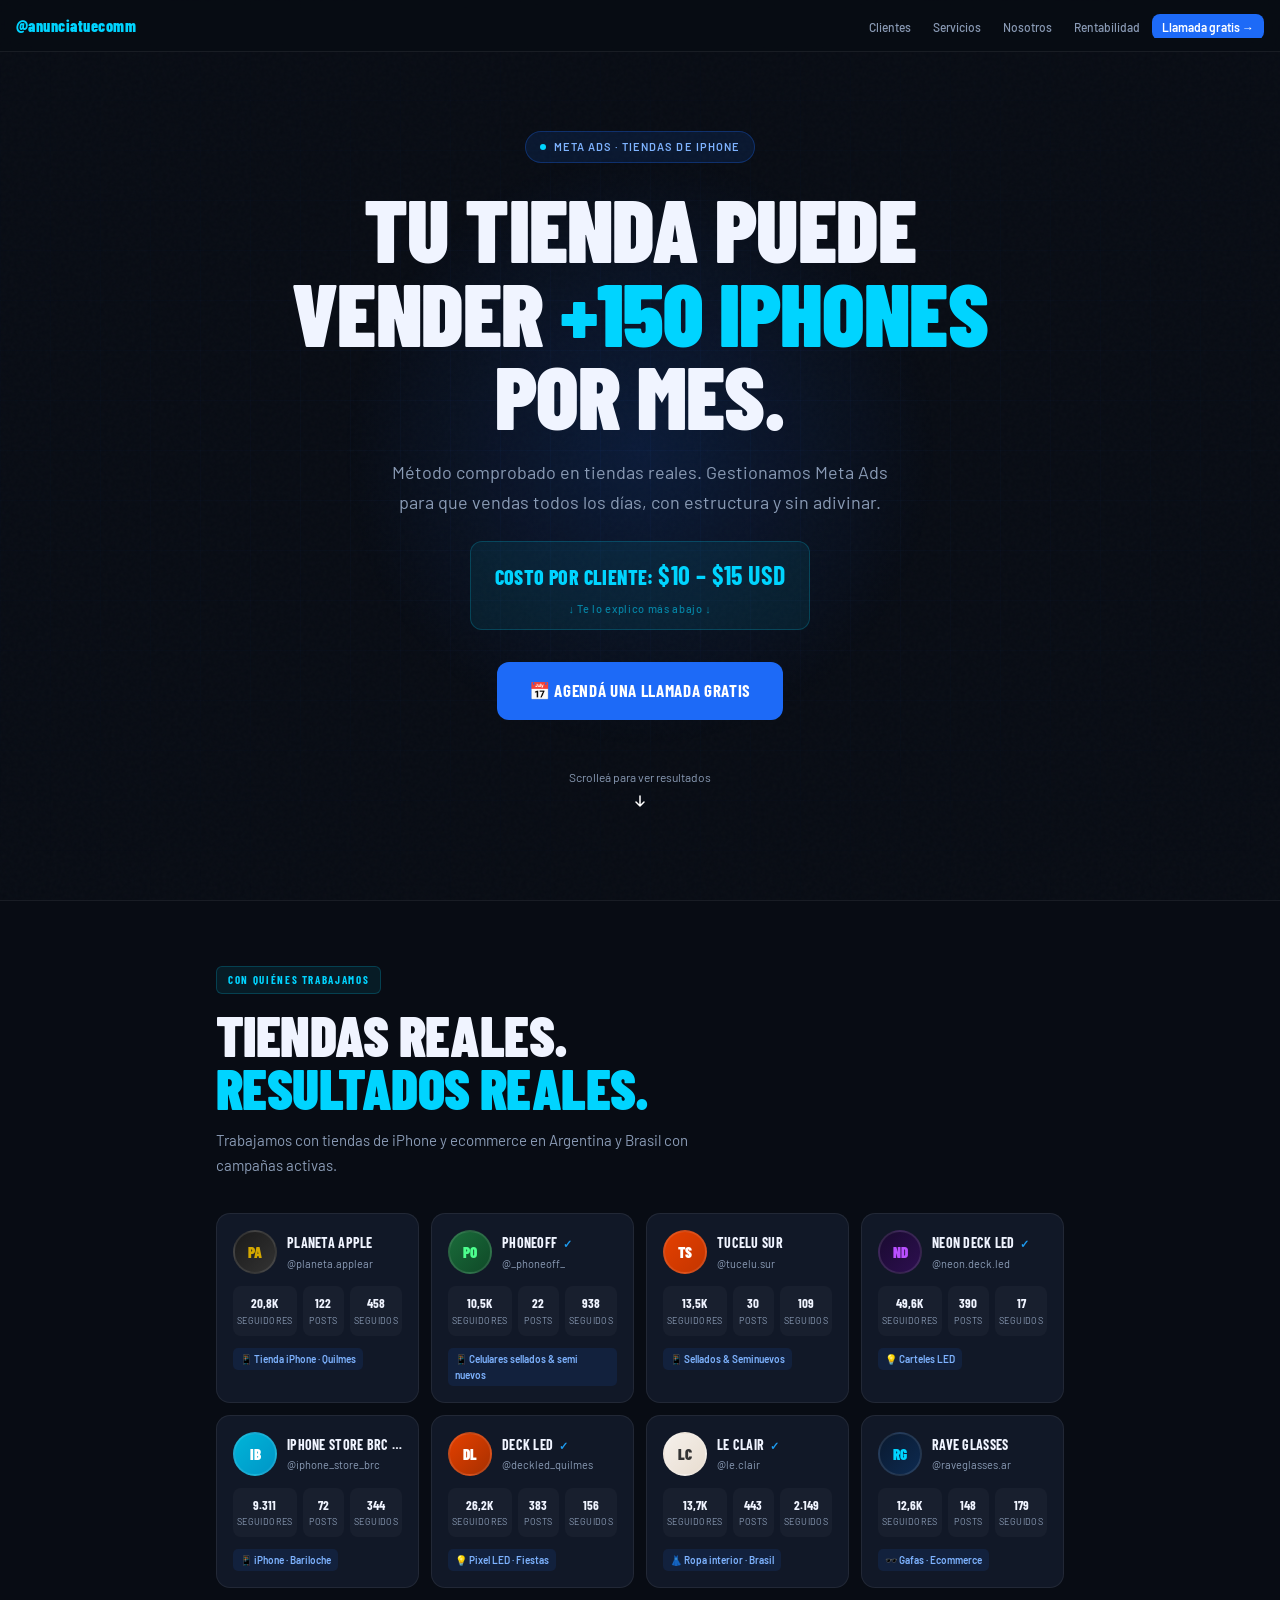
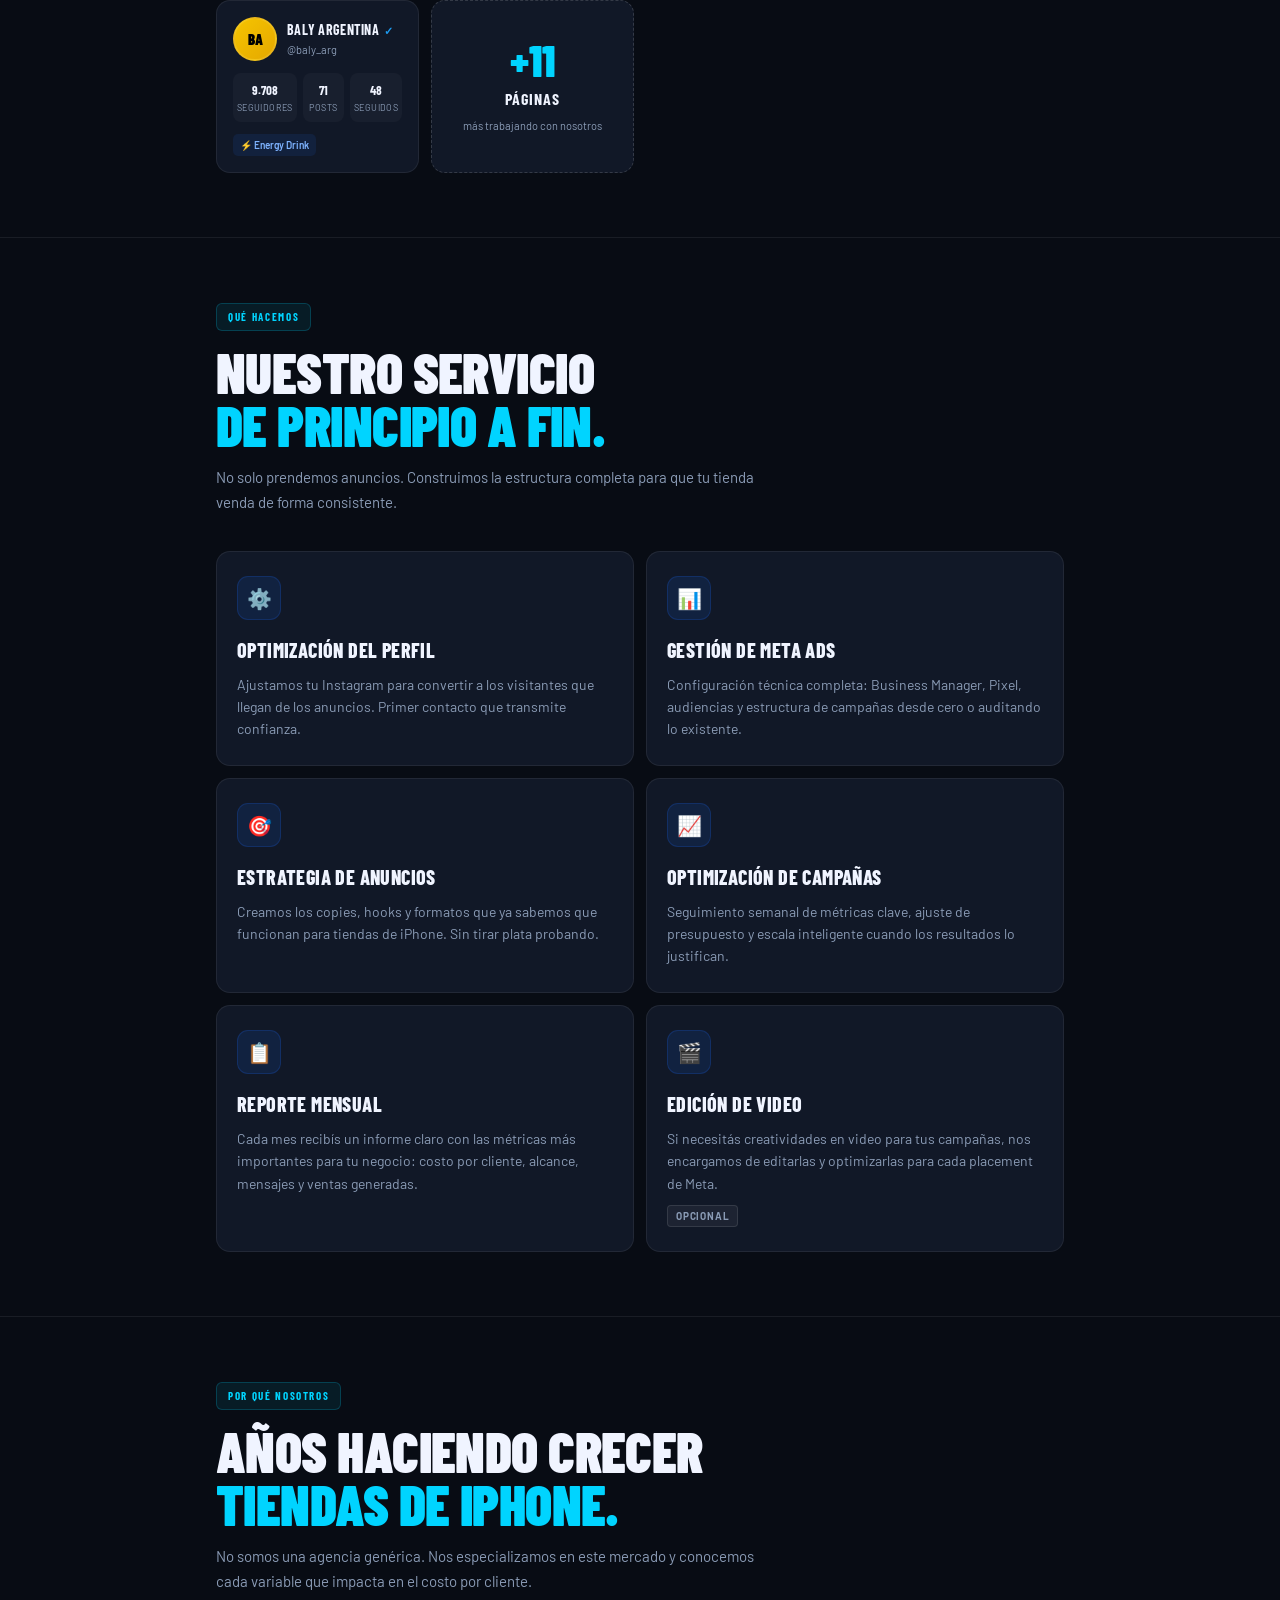
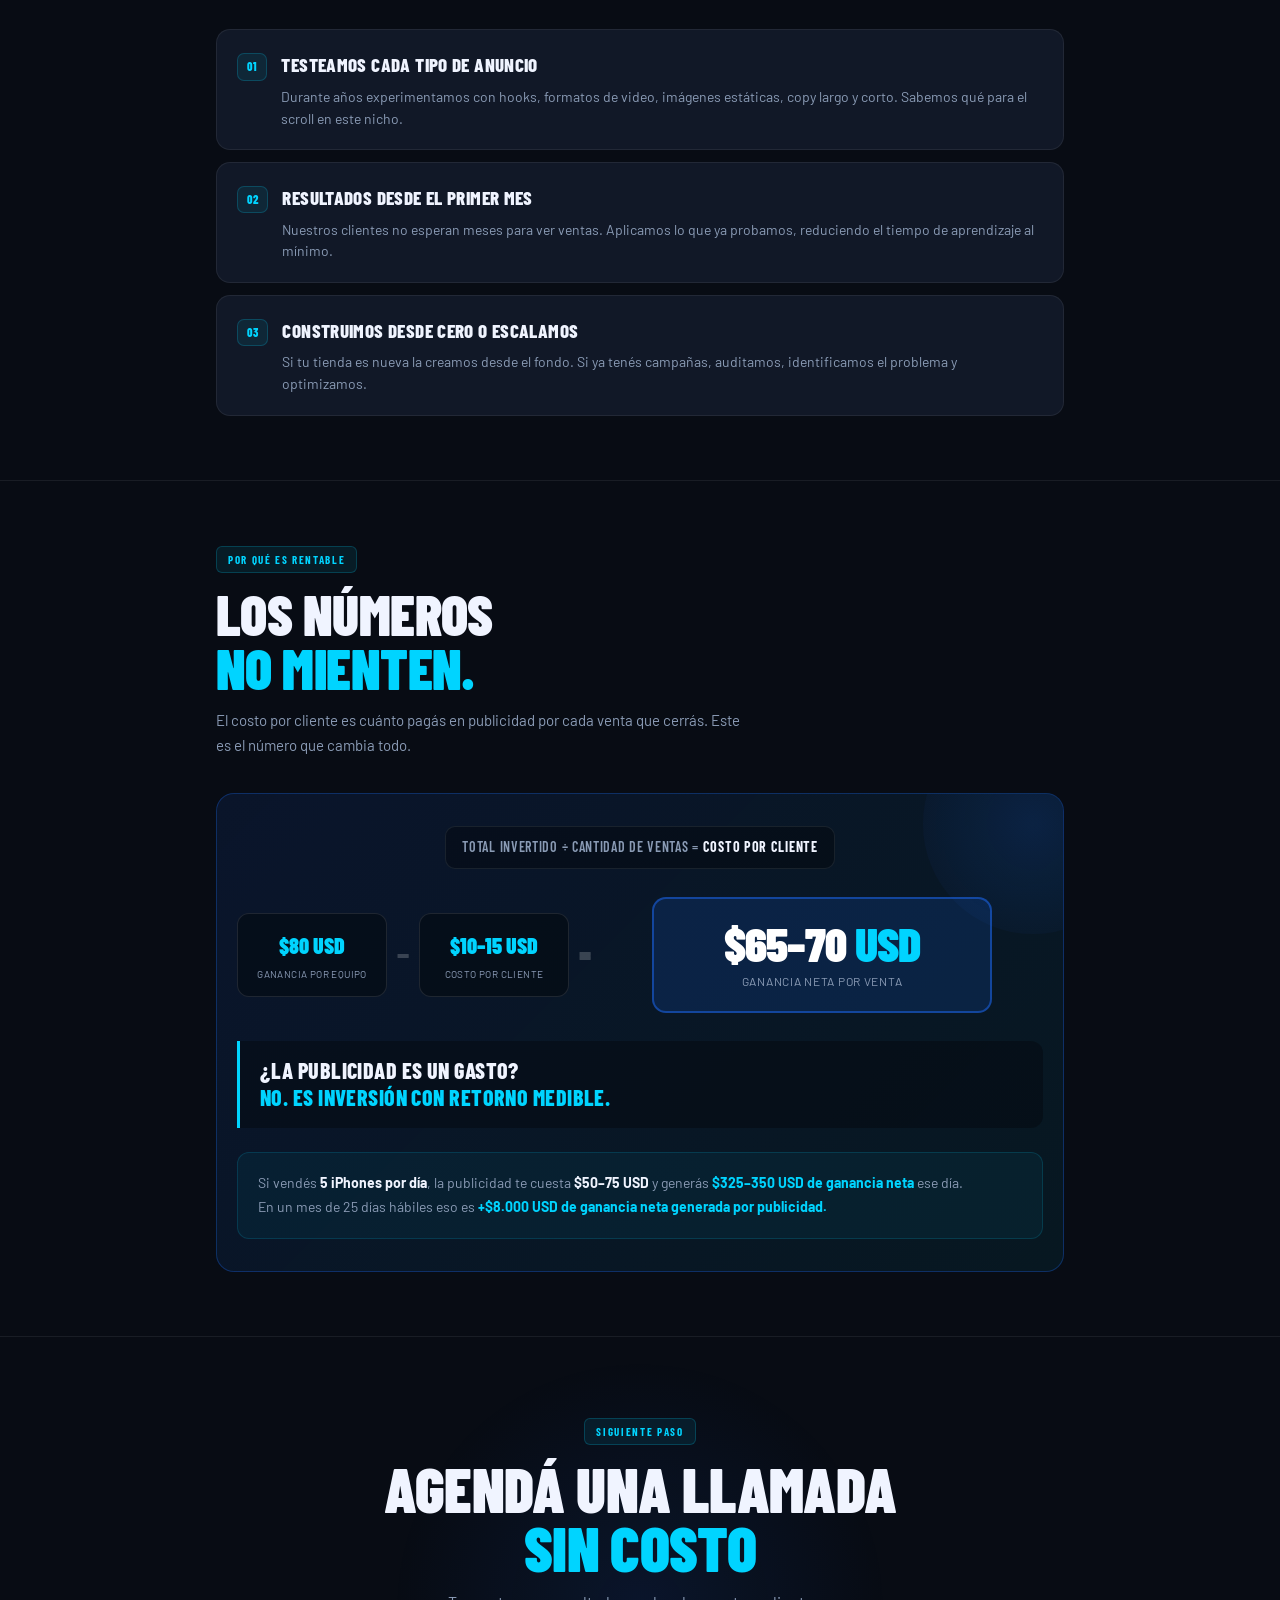
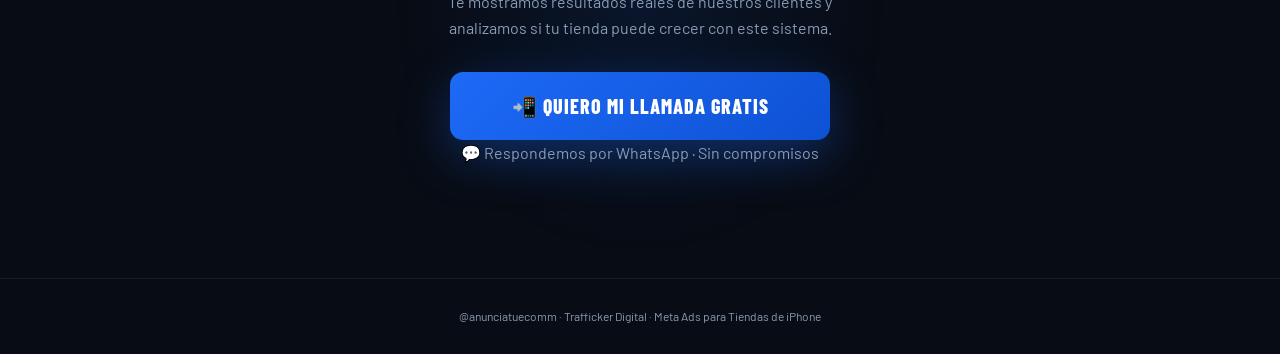
<file: index.html>
<!DOCTYPE html>
<html lang="es">
<head>
<meta charset="UTF-8">
<meta name="viewport" content="width=device-width, initial-scale=1.0">
<title>Meta Ads para Tiendas de iPhone · @anunciatuecomm</title>
<link rel="preconnect" href="https://fonts.googleapis.com">
<link href="https://fonts.googleapis.com/css2?family=Barlow+Condensed:wght@600;700;800;900&family=Barlow:wght@400;500;600&display=swap" rel="stylesheet">
<link rel="stylesheet" href="style.css">
</head>
<body>

<!-- ── NAVBAR ── -->
<nav>
  <a href="#hero" class="nav-logo">@anunciatuecomm</a>
  <ul class="nav-links">
    <li><a href="#clientes">Clientes</a></li>
    <li><a href="#servicios">Servicios</a></li>
    <li><a href="#nosotros">Nosotros</a></li>
    <li><a href="#rentable">Rentabilidad</a></li>
    <li><a href="https://wa.me/5491155769711?text=Hola,+quiero+agendar+una+llamada" class="nav-cta">Llamada gratis →</a></li>
  </ul>
</nav>

<!-- ── HERO ── -->
<section class="hero" id="hero">
  <div class="hero-grid"></div>
  <div class="hero-glow"></div>
  <div style="position:relative;z-index:1;max-width:700px;width:100%;">
    <div class="label"><span class="dot"></span> Meta Ads · Tiendas de iPhone</div>
    <h1>
      Tu tienda puede<br>
      vender <span class="cyan">+150 iPhones</span><br>
      por mes.
    </h1>
    <p class="hero-sub">
      Método comprobado en tiendas reales. Gestionamos Meta Ads para que vendas todos los días, con estructura y sin adivinar.
    </p>
    <div class="hero-metric">
      <div class="top">Costo por cliente: <strong>$10 – $15 USD</strong></div>
      <div class="bottom">↓ Te lo explico más abajo ↓</div>
    </div>
    <br>
    <a href="https://wa.me/5491155769711?text=Hola,+vi+tu+landing+y+quiero+saber+más+sobre+Meta+Ads+para+tienda+de+iPhone" class="cta-btn">
      📅 Agendá una llamada gratis
    </a>
    <div class="scroll-hint">
      <span>Scrolleá para ver resultados</span>
      <svg width="16" height="16" viewBox="0 0 16 16" fill="none"><path d="M8 3v10M4 9l4 4 4-4" stroke="#fff" stroke-width="1.5" stroke-linecap="round" stroke-linejoin="round"/></svg>
    </div>
  </div>
</section>

<div class="divider"></div>

<!-- ── CLIENTES ── -->
<section id="clientes">
  <div class="container">
    <span class="section-tag">Con quiénes trabajamos</span>
    <h2>Tiendas reales.<br><span class="cyan">Resultados reales.</span></h2>
    <p class="section-desc">Trabajamos con tiendas de iPhone y ecommerce en Argentina y Brasil con campañas activas.</p>

    <div class="clients-grid">

      <a class="client-card" href="https://www.instagram.com/planeta.applear/" target="_blank" rel="noopener">
        <div class="client-top">
          <div class="avatar-placeholder" style="background:linear-gradient(135deg,#1a1a1a,#333);color:#d4a800;">PA</div>
          <div class="client-info">
            <div class="client-name">Planeta Apple</div>
            <div class="client-handle">@planeta.applear</div>
          </div>
        </div>
        <div class="client-stats">
          <div class="stat"><div class="stat-val">20,8K</div><div class="stat-lbl">Seguidores</div></div>
          <div class="stat"><div class="stat-val">122</div><div class="stat-lbl">Posts</div></div>
          <div class="stat"><div class="stat-val">458</div><div class="stat-lbl">Seguidos</div></div>
        </div>
        <div class="client-niche">📱 Tienda iPhone · Quilmes</div>
      </a>

      <a class="client-card" href="https://www.instagram.com/_phoneoff_" target="_blank" rel="noopener">
        <div class="client-top">
          <div class="avatar-placeholder" style="background:linear-gradient(135deg,#1a6b3a,#0f4a28);color:#4dff8e;">PO</div>
          <div class="client-info">
            <div class="client-name">PhoneOff <span class="verified">✓</span></div>
            <div class="client-handle">@_phoneoff_</div>
          </div>
        </div>
        <div class="client-stats">
          <div class="stat"><div class="stat-val">10,5K</div><div class="stat-lbl">Seguidores</div></div>
          <div class="stat"><div class="stat-val">22</div><div class="stat-lbl">Posts</div></div>
          <div class="stat"><div class="stat-val">938</div><div class="stat-lbl">Seguidos</div></div>
        </div>
        <div class="client-niche">📱 Celulares sellados & semi nuevos</div>
      </a>

      <a class="client-card" href="https://www.instagram.com/tucelu.sur" target="_blank" rel="noopener">
        <div class="client-top">
          <div class="avatar-placeholder" style="background:linear-gradient(135deg,#e44000,#c43500);color:#fff;">TS</div>
          <div class="client-info">
            <div class="client-name">Tucelu Sur</div>
            <div class="client-handle">@tucelu.sur</div>
          </div>
        </div>
        <div class="client-stats">
          <div class="stat"><div class="stat-val">13,5K</div><div class="stat-lbl">Seguidores</div></div>
          <div class="stat"><div class="stat-val">30</div><div class="stat-lbl">Posts</div></div>
          <div class="stat"><div class="stat-val">109</div><div class="stat-lbl">Seguidos</div></div>
        </div>
        <div class="client-niche">📱 Sellados & Seminuevos</div>
      </a>

      <a class="client-card" href="https://www.instagram.com/neon.deck.led" target="_blank" rel="noopener">
        <div class="client-top">
          <div class="avatar-placeholder" style="background:linear-gradient(135deg,#1a0a30,#2d0f50);color:#b94fff;">ND</div>
          <div class="client-info">
            <div class="client-name">Neon Deck Led <span class="verified">✓</span></div>
            <div class="client-handle">@neon.deck.led</div>
          </div>
        </div>
        <div class="client-stats">
          <div class="stat"><div class="stat-val">49,6K</div><div class="stat-lbl">Seguidores</div></div>
          <div class="stat"><div class="stat-val">390</div><div class="stat-lbl">Posts</div></div>
          <div class="stat"><div class="stat-val">17</div><div class="stat-lbl">Seguidos</div></div>
        </div>
        <div class="client-niche">💡 Carteles LED</div>
      </a>

      <a class="client-card" href="https://www.instagram.com/iphone_store_brc/" target="_blank" rel="noopener">
        <div class="client-top">
          <div class="avatar-placeholder" style="background:linear-gradient(135deg,#00b4d8,#0096c7);color:#fff;">IB</div>
          <div class="client-info">
            <div class="client-name">iPhone Store BRC <span class="verified">✓</span></div>
            <div class="client-handle">@iphone_store_brc</div>
          </div>
        </div>
        <div class="client-stats">
          <div class="stat"><div class="stat-val">9.311</div><div class="stat-lbl">Seguidores</div></div>
          <div class="stat"><div class="stat-val">72</div><div class="stat-lbl">Posts</div></div>
          <div class="stat"><div class="stat-val">344</div><div class="stat-lbl">Seguidos</div></div>
        </div>
        <div class="client-niche">📱 iPhone · Bariloche</div>
      </a>

      <a class="client-card" href="https://www.instagram.com/deckled_quilmes" target="_blank" rel="noopener">
        <div class="client-top">
          <div class="avatar-placeholder" style="background:linear-gradient(135deg,#e44000,#a83000);color:#fff;">DL</div>
          <div class="client-info">
            <div class="client-name">Deck Led <span class="verified">✓</span></div>
            <div class="client-handle">@deckled_quilmes</div>
          </div>
        </div>
        <div class="client-stats">
          <div class="stat"><div class="stat-val">26,2K</div><div class="stat-lbl">Seguidores</div></div>
          <div class="stat"><div class="stat-val">383</div><div class="stat-lbl">Posts</div></div>
          <div class="stat"><div class="stat-val">156</div><div class="stat-lbl">Seguidos</div></div>
        </div>
        <div class="client-niche">💡 Pixel LED · Fiestas</div>
      </a>

      <a class="client-card" href="https://www.instagram.com/le.clair" target="_blank" rel="noopener">
        <div class="client-top">
          <div class="avatar-placeholder" style="background:linear-gradient(135deg,#f5f0eb,#e8ddd0);color:#333;">LC</div>
          <div class="client-info">
            <div class="client-name">Le Clair <span class="verified">✓</span></div>
            <div class="client-handle">@le.clair</div>
          </div>
        </div>
        <div class="client-stats">
          <div class="stat"><div class="stat-val">13,7K</div><div class="stat-lbl">Seguidores</div></div>
          <div class="stat"><div class="stat-val">443</div><div class="stat-lbl">Posts</div></div>
          <div class="stat"><div class="stat-val">2.149</div><div class="stat-lbl">Seguidos</div></div>
        </div>
        <div class="client-niche">👗 Ropa interior · Brasil</div>
      </a>

      <a class="client-card" href="https://www.instagram.com/raveglasses.ar" target="_blank" rel="noopener">
        <div class="client-top">
          <div class="avatar-placeholder" style="background:linear-gradient(135deg,#0a1a30,#0d2a50);color:#00d4ff;">RG</div>
          <div class="client-info">
            <div class="client-name">Rave Glasses</div>
            <div class="client-handle">@raveglasses.ar</div>
          </div>
        </div>
        <div class="client-stats">
          <div class="stat"><div class="stat-val">12,6K</div><div class="stat-lbl">Seguidores</div></div>
          <div class="stat"><div class="stat-val">148</div><div class="stat-lbl">Posts</div></div>
          <div class="stat"><div class="stat-val">179</div><div class="stat-lbl">Seguidos</div></div>
        </div>
        <div class="client-niche">🕶️ Gafas · Ecommerce</div>
      </a>

      <a class="client-card" href="https://www.instagram.com/baly_arg" target="_blank" rel="noopener">
        <div class="client-top">
          <div class="avatar-placeholder" style="background:linear-gradient(135deg,#f5c400,#e5a800);color:#000;">BA</div>
          <div class="client-info">
            <div class="client-name">Baly Argentina <span class="verified">✓</span></div>
            <div class="client-handle">@baly_arg</div>
          </div>
        </div>
        <div class="client-stats">
          <div class="stat"><div class="stat-val">9.708</div><div class="stat-lbl">Seguidores</div></div>
          <div class="stat"><div class="stat-val">71</div><div class="stat-lbl">Posts</div></div>
          <div class="stat"><div class="stat-val">48</div><div class="stat-lbl">Seguidos</div></div>
        </div>
        <div class="client-niche">⚡ Energy Drink</div>
      </a>

      <div class="client-card client-card-more">
        <div style="text-align:center;">
          <div style="font-family:'Barlow Condensed',sans-serif;font-size:44px;font-weight:900;color:var(--cyan);line-height:1;">+11</div>
          <div style="font-family:'Barlow Condensed',sans-serif;font-size:16px;font-weight:700;text-transform:uppercase;letter-spacing:0.06em;color:var(--white);margin-top:4px;">Páginas</div>
          <div style="font-size:11px;color:var(--gray);margin-top:5px;">más trabajando con nosotros</div>
        </div>
      </div>

    </div>
  </div>
</section>

<div class="divider"></div>

<!-- ── SERVICIOS ── -->
<section id="servicios">
  <div class="container">
    <span class="section-tag">Qué hacemos</span>
    <h2>Nuestro servicio<br><span class="cyan">de principio a fin.</span></h2>
    <p class="section-desc">No solo prendemos anuncios. Construimos la estructura completa para que tu tienda venda de forma consistente.</p>

    <div class="services-grid">
      <div class="service-card">
        <div class="service-icon">⚙️</div>
        <h3>Optimización del perfil</h3>
        <p>Ajustamos tu Instagram para convertir a los visitantes que llegan de los anuncios. Primer contacto que transmite confianza.</p>
      </div>
      <div class="service-card">
        <div class="service-icon">📊</div>
        <h3>Gestión de Meta Ads</h3>
        <p>Configuración técnica completa: Business Manager, Pixel, audiencias y estructura de campañas desde cero o auditando lo existente.</p>
      </div>
      <div class="service-card">
        <div class="service-icon">🎯</div>
        <h3>Estrategia de anuncios</h3>
        <p>Creamos los copies, hooks y formatos que ya sabemos que funcionan para tiendas de iPhone. Sin tirar plata probando.</p>
      </div>
      <div class="service-card">
        <div class="service-icon">📈</div>
        <h3>Optimización de campañas</h3>
        <p>Seguimiento semanal de métricas clave, ajuste de presupuesto y escala inteligente cuando los resultados lo justifican.</p>
      </div>
      <div class="service-card">
        <div class="service-icon">📋</div>
        <h3>Reporte mensual</h3>
        <p>Cada mes recibís un informe claro con las métricas más importantes para tu negocio: costo por cliente, alcance, mensajes y ventas generadas.</p>
      </div>
      <div class="service-card">
        <div class="service-icon">🎬</div>
        <h3>Edición de video</h3>
        <p>Si necesitás creatividades en video para tus campañas, nos encargamos de editarlas y optimizarlas para cada placement de Meta.</p>
        <span class="service-badge">Opcional</span>
      </div>
    </div>
  </div>
</section>

<div class="divider"></div>

<!-- ── NOSOTROS ── -->
<section id="nosotros">
  <div class="container">
    <span class="section-tag">Por qué nosotros</span>
    <h2>Años haciendo crecer<br><span class="cyan">tiendas de iPhone.</span></h2>
    <p class="section-desc">No somos una agencia genérica. Nos especializamos en este mercado y conocemos cada variable que impacta en el costo por cliente.</p>

    <div class="why-list">
      <div class="why-item">
        <div class="why-num">01</div>
        <div>
          <h3>Testeamos cada tipo de anuncio</h3>
          <p>Durante años experimentamos con hooks, formatos de video, imágenes estáticas, copy largo y corto. Sabemos qué para el scroll en este nicho.</p>
        </div>
      </div>
      <div class="why-item">
        <div class="why-num">02</div>
        <div>
          <h3>Resultados desde el primer mes</h3>
          <p>Nuestros clientes no esperan meses para ver ventas. Aplicamos lo que ya probamos, reduciendo el tiempo de aprendizaje al mínimo.</p>
        </div>
      </div>
      <div class="why-item">
        <div class="why-num">03</div>
        <div>
          <h3>Construimos desde cero o escalamos</h3>
          <p>Si tu tienda es nueva la creamos desde el fondo. Si ya tenés campañas, auditamos, identificamos el problema y optimizamos.</p>
        </div>
      </div>
    </div>
  </div>
</section>

<div class="divider"></div>

<!-- ── RENTABLE ── -->
<section id="rentable">
  <div class="container">
    <span class="section-tag">Por qué es rentable</span>
    <h2>Los números<br><span class="cyan">no mienten.</span></h2>
    <p class="section-desc">El costo por cliente es cuánto pagás en publicidad por cada venta que cerrás. Este es el número que cambia todo.</p>

    <div class="profit-box">
      <div class="profit-formula">
        Total invertido ÷ Cantidad de ventas = <strong>Costo por cliente</strong>
      </div>
      <div class="profit-equation">
        <div class="eq-box">
          <div class="val">$80 USD</div>
          <div class="lbl">Ganancia por equipo</div>
        </div>
        <div class="eq-op">−</div>
        <div class="eq-box">
          <div class="val">$10–15 USD</div>
          <div class="lbl">Costo por cliente</div>
        </div>
        <div class="eq-op">=</div>
        <div class="profit-result">
          <div class="big">$65–70 <span>USD</span></div>
          <p>ganancia neta por venta</p>
        </div>
      </div>
      <div class="question-callout">
        ¿La publicidad es un gasto?<br><span>No. Es inversión con retorno medible.</span>
      </div>
      <div class="profit-example">
        Si vendés <strong>5 iPhones por día</strong>, la publicidad te cuesta <strong>$50–75 USD</strong> y generás <span class="hl">$325–350 USD de ganancia neta</span> ese día.<br>
        En un mes de 25 días hábiles eso es <span class="hl">+$8.000 USD de ganancia neta generada por publicidad.</span>
      </div>
    </div>
  </div>
</section>

<div class="divider"></div>

<!-- ── CTA FINAL ── -->
<section class="cta-section">
  <div style="position:relative;z-index:1;width:100%;">
    <span class="section-tag">Siguiente paso</span>
    <h2>Agendá una llamada<br><span class="cyan">sin costo</span></h2>
    <p>Te mostramos resultados reales de nuestros clientes y analizamos si tu tienda puede crecer con este sistema.</p>
    <a href="https://wa.me/5491155769711?text=Hola,+vi+tu+landing+y+quiero+agendar+una+llamada" class="cta-big">
      📲 Quiero mi llamada gratis
    </a>
    <p class="cta-note">💬 Respondemos por WhatsApp · Sin compromisos</p>
  </div>
</section>

<footer>
  <p>@anunciatuecomm · Trafficker Digital · Meta Ads para Tiendas de iPhone</p>
</footer>

</body>
</html>
</file>
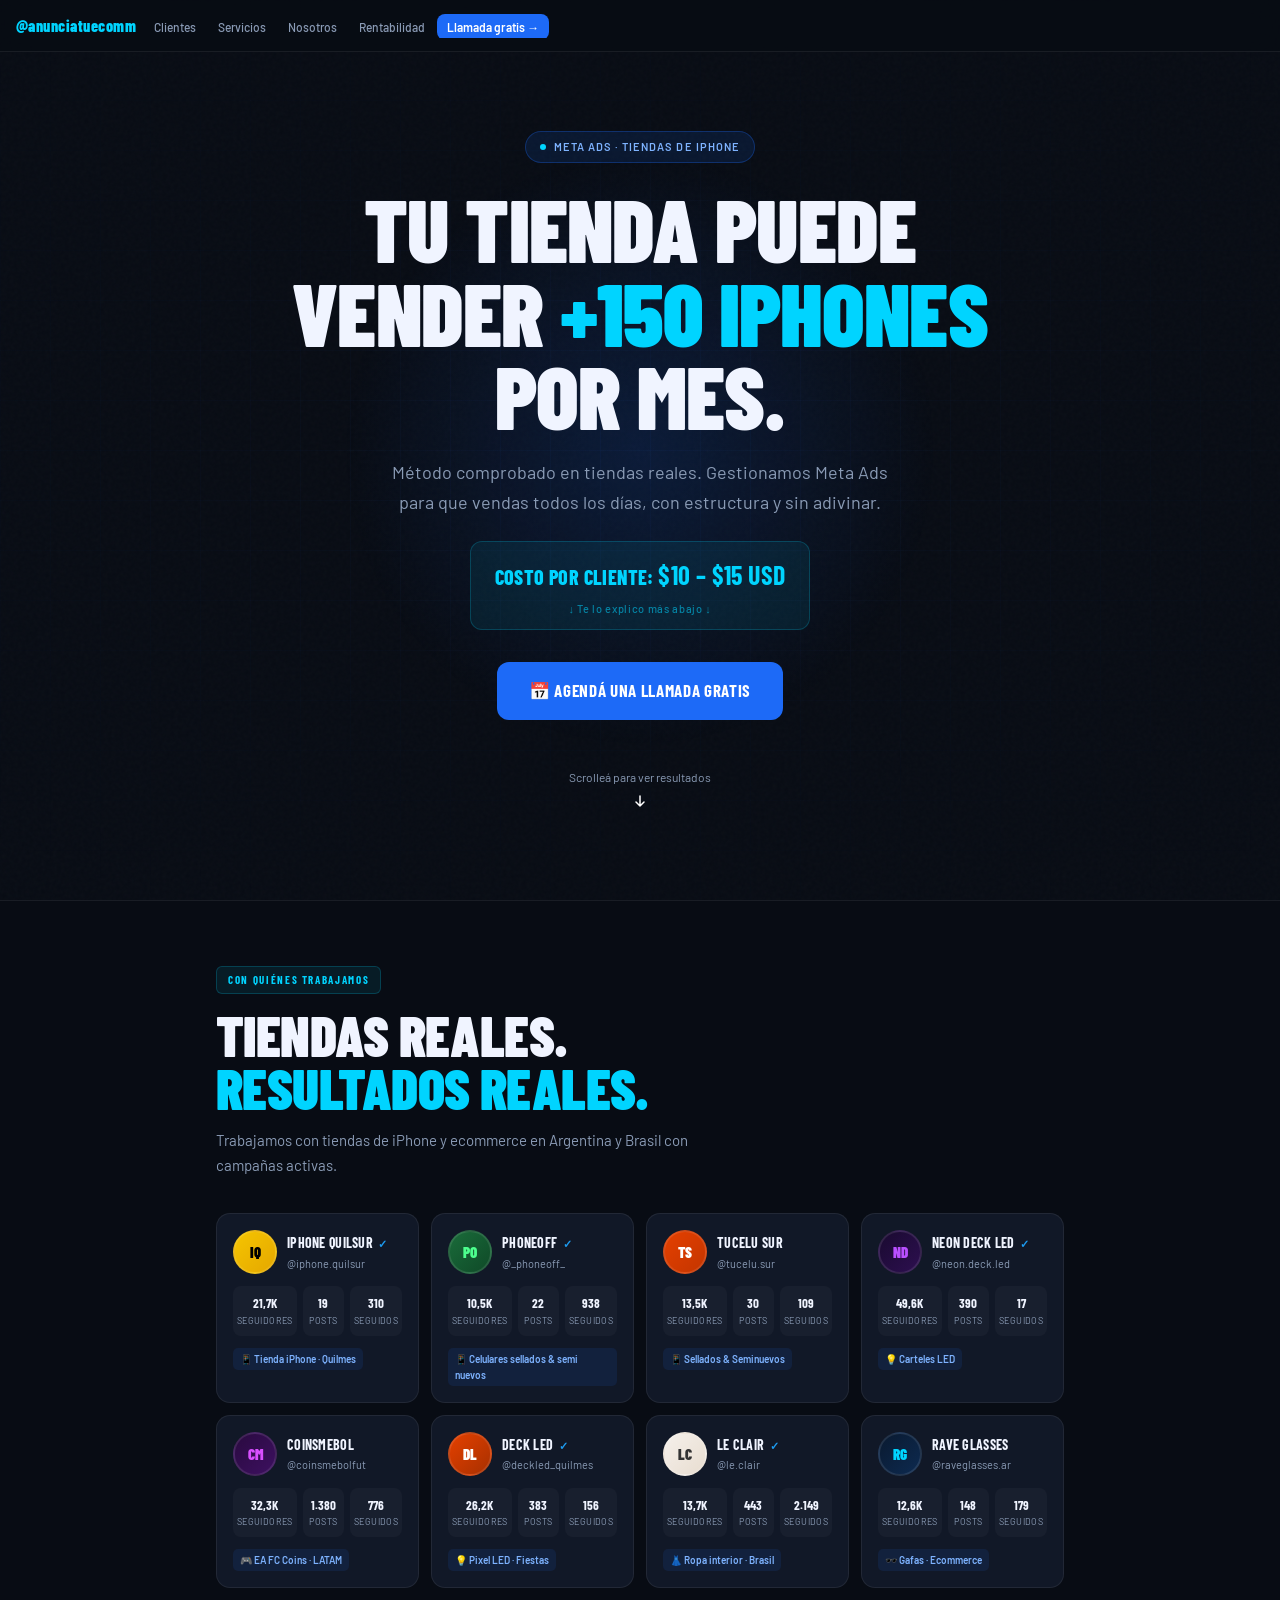
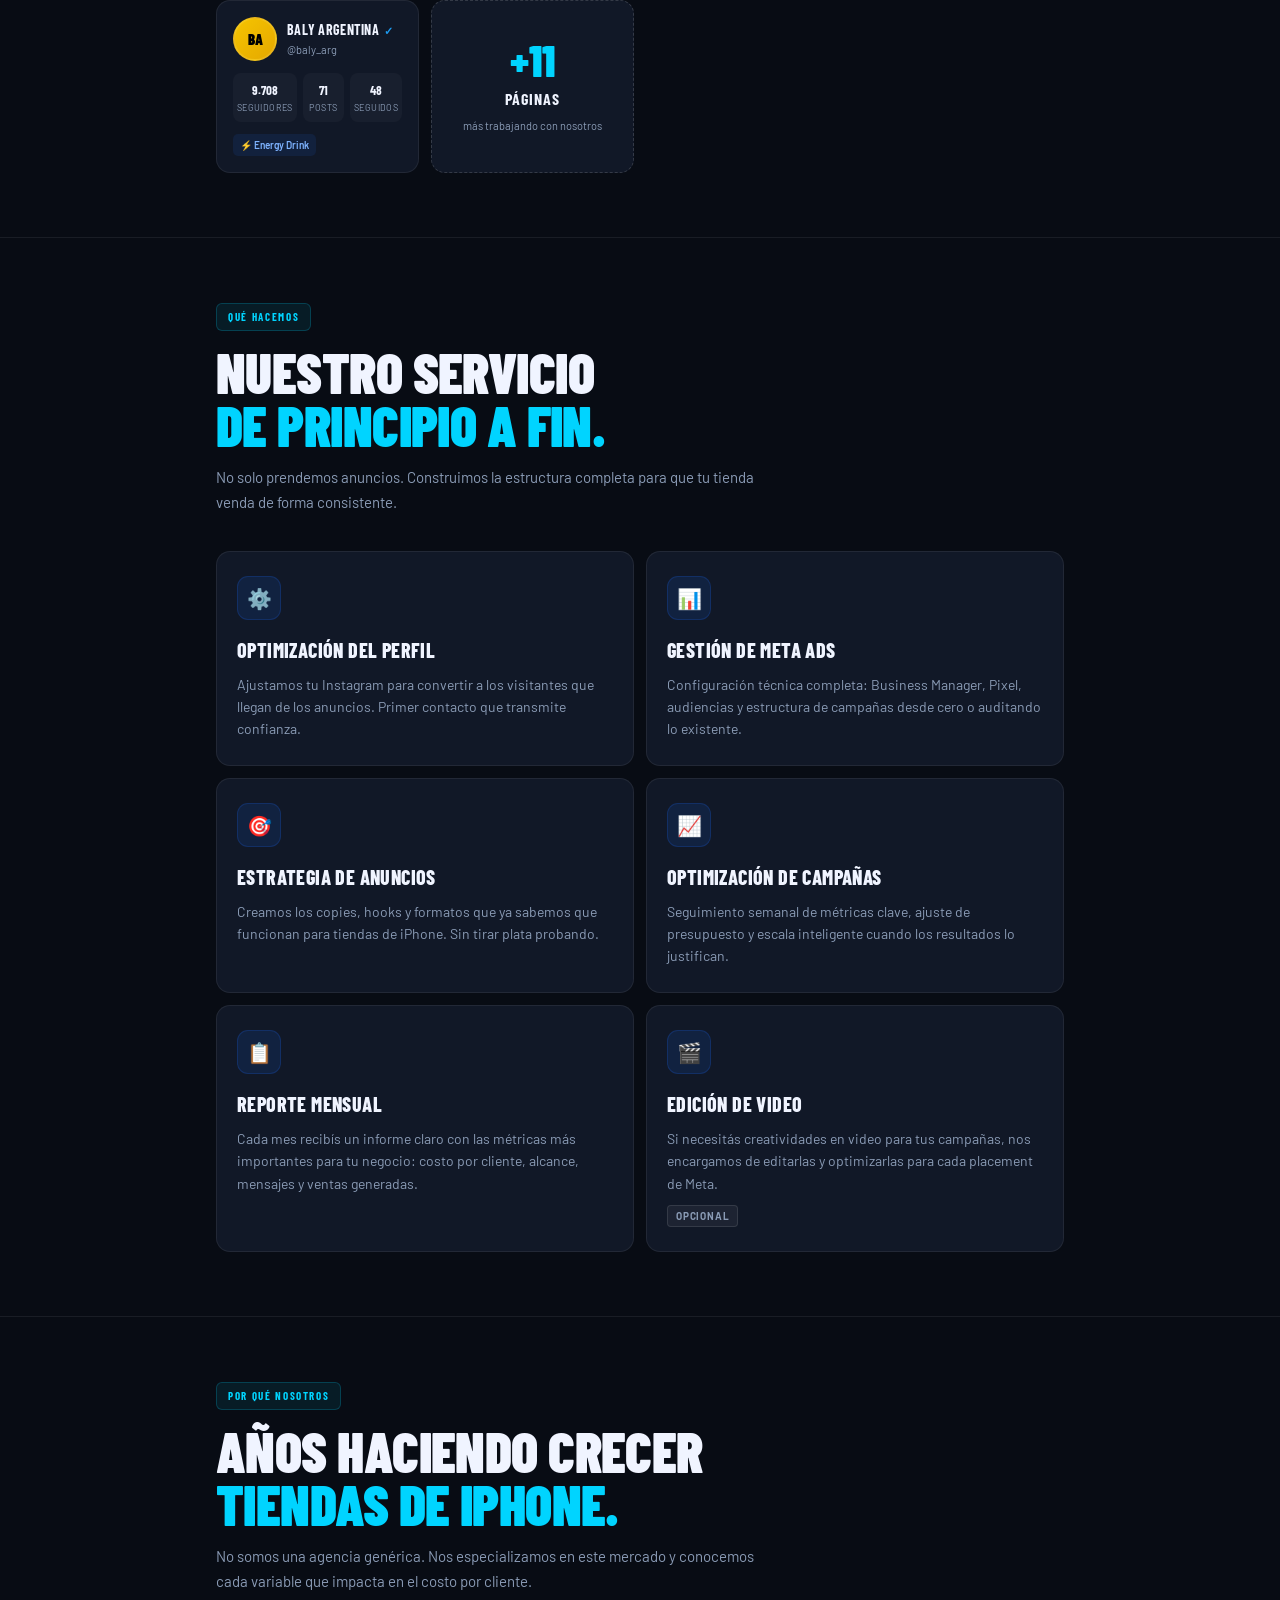
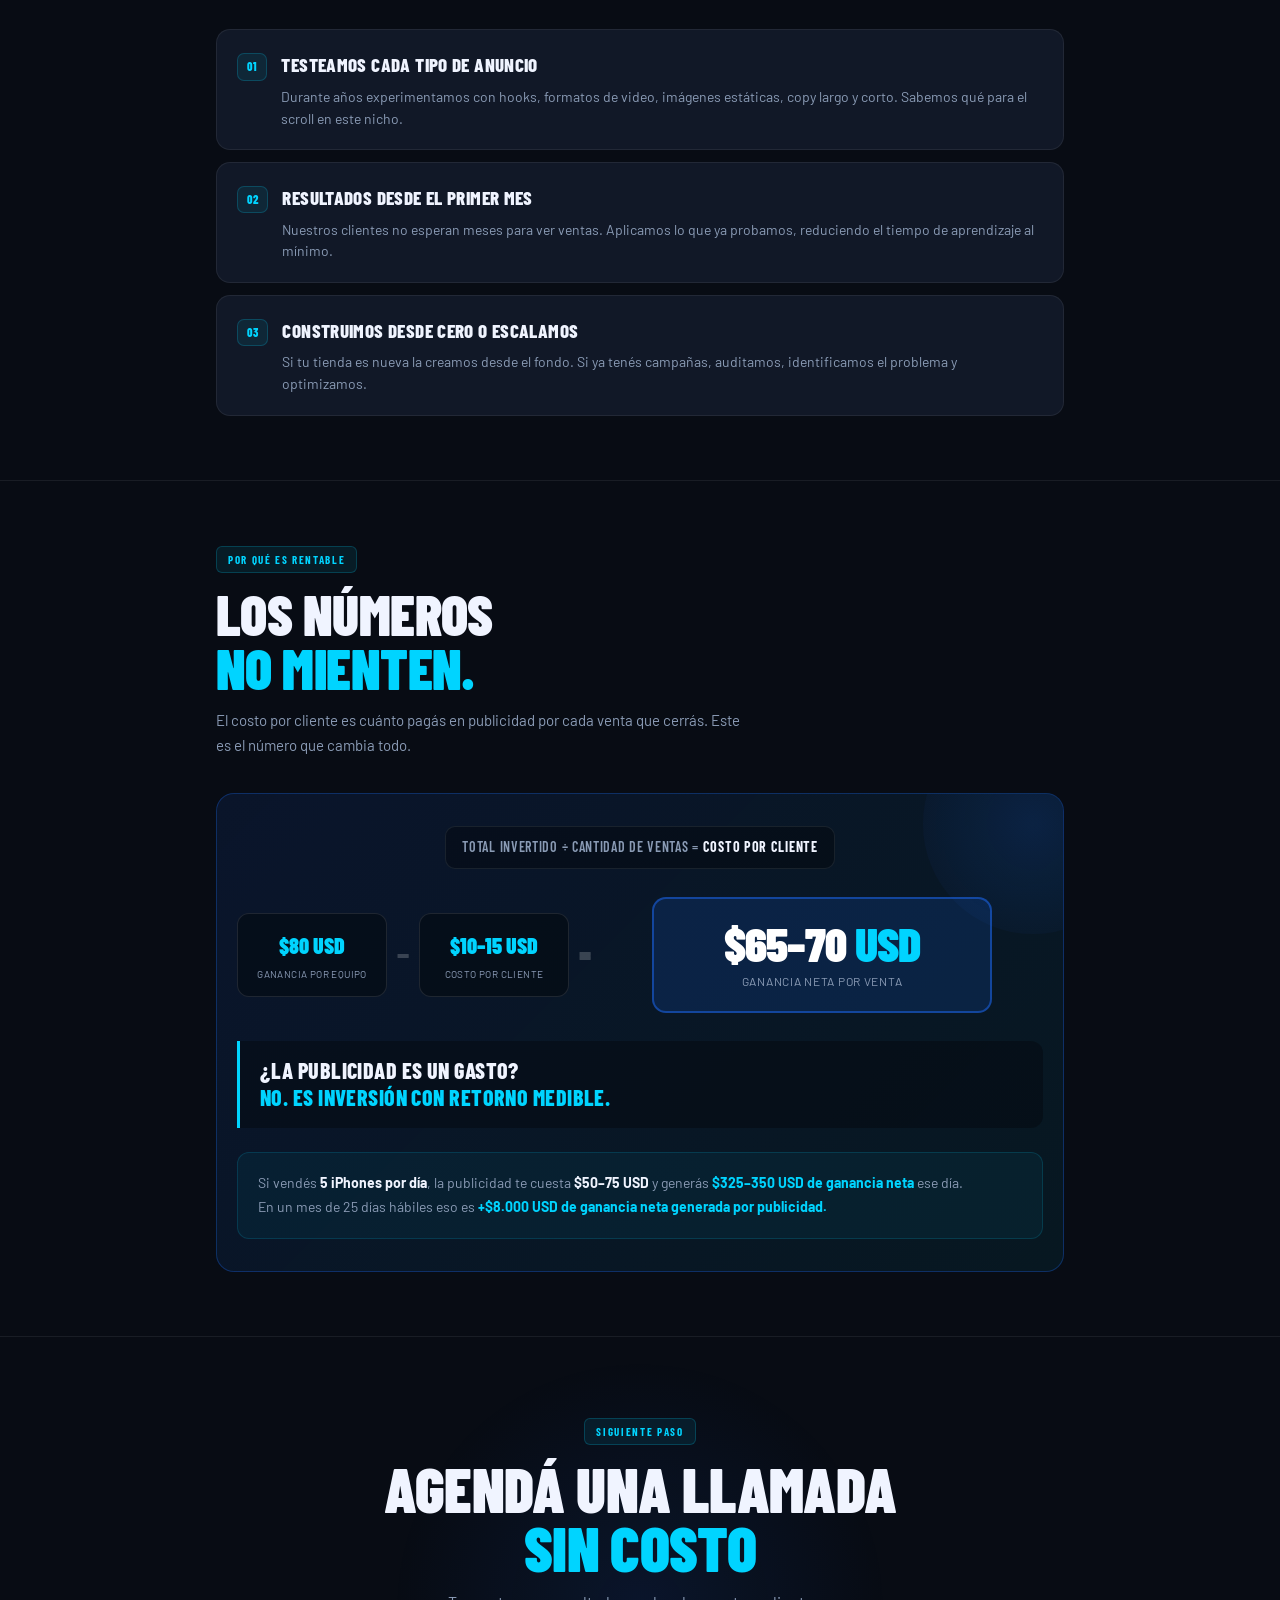
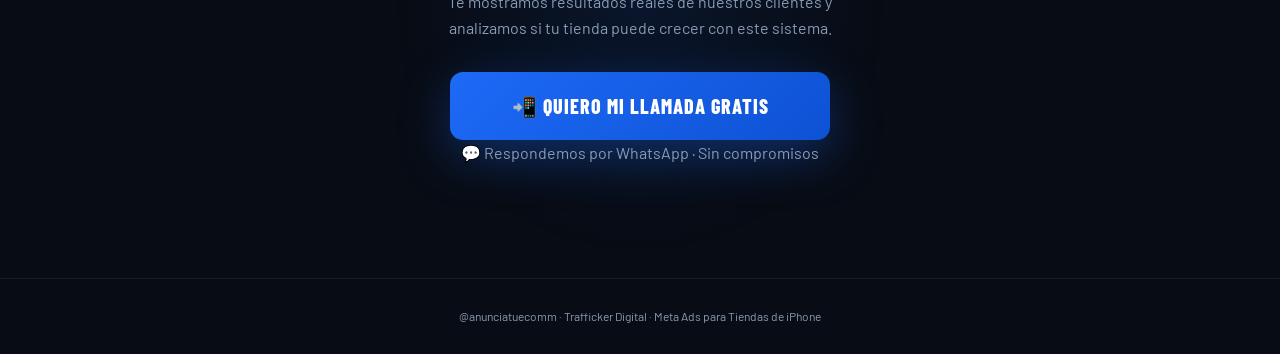
<file: pagina-old/index.html>
<!DOCTYPE html>
<html lang="es">
<head>
<meta charset="UTF-8">
<meta name="viewport" content="width=device-width, initial-scale=1.0">
<title>Meta Ads para Tiendas de iPhone · Mauro Derudi</title>
<link rel="preconnect" href="https://fonts.googleapis.com">
<link href="https://fonts.googleapis.com/css2?family=Barlow+Condensed:wght@600;700;800;900&family=Barlow:wght@400;500;600&display=swap" rel="stylesheet">
<link rel="stylesheet" href="style.css">

</head>
<body>

<!-- ── NAVBAR ── -->
<nav>
  <a href="#hero" class="nav-logo">@anunciatuecomm</a>
  <ul class="nav-links">
    <li><a href="#clientes">Clientes</a></li>
    <li><a href="#servicios">Servicios</a></li>
    <li><a href="#nosotros">Nosotros</a></li>
    <li><a href="#rentable">Rentabilidad</a></li>
    <li><a href="https://wa.me/5491155769711?text=Hola,+quiero+agendar+una+llamada" class="nav-cta">Llamada gratis →</a></li>
  </ul>
</nav>

<!-- ── HERO ── -->
<section class="hero" id="hero">
  <div class="hero-grid"></div>
  <div class="hero-glow"></div>
  <div style="position:relative;z-index:1;max-width:700px;width:100%;">
    <div class="label"><span class="dot"></span> Meta Ads · Tiendas de iPhone</div>
    <h1>
      Tu tienda puede<br>
      vender <span class="cyan">+150 iPhones</span><br>
      por mes.
    </h1>
    <p class="hero-sub">
      Método comprobado en tiendas reales. Gestionamos Meta Ads para que vendas todos los días, con estructura y sin adivinar.
    </p>
    <div class="hero-metric">
      <div class="top">Costo por cliente: <strong>$10 – $15 USD</strong></div>
      <div class="bottom">↓ Te lo explico más abajo ↓</div>
    </div>
    <br>
    <a href="https://wa.me/5491155769711?text=Hola,+vi+tu+landing+y+quiero+saber+más+sobre+Meta+Ads+para+tienda+de+iPhone" class="cta-btn">
      📅 Agendá una llamada gratis
    </a>
    <div class="scroll-hint">
      <span>Scrolleá para ver resultados</span>
      <svg width="16" height="16" viewBox="0 0 16 16" fill="none"><path d="M8 3v10M4 9l4 4 4-4" stroke="#fff" stroke-width="1.5" stroke-linecap="round" stroke-linejoin="round"/></svg>
    </div>
  </div>
</section>

<div class="divider"></div>

<!-- ── CLIENTES ── -->
<section id="clientes">
  <div class="container">
    <span class="section-tag">Con quiénes trabajamos</span>
    <h2>Tiendas reales.<br><span class="cyan">Resultados reales.</span></h2>
    <p class="section-desc">Trabajamos con tiendas de iPhone y ecommerce en Argentina y Brasil con campañas activas.</p>

    <div class="clients-grid">

      <a class="client-card" href="https://www.instagram.com/iphone.quilsur" target="_blank" rel="noopener">
        <div class="client-top">
          <div class="avatar-placeholder" style="background:linear-gradient(135deg,#f5c400,#e5a800);color:#000;">IQ</div>
          <div class="client-info">
            <div class="client-name">iPhone Quilsur <span class="verified">✓</span></div>
            <div class="client-handle">@iphone.quilsur</div>
          </div>
        </div>
        <div class="client-stats">
          <div class="stat"><div class="stat-val">21,7K</div><div class="stat-lbl">Seguidores</div></div>
          <div class="stat"><div class="stat-val">19</div><div class="stat-lbl">Posts</div></div>
          <div class="stat"><div class="stat-val">310</div><div class="stat-lbl">Seguidos</div></div>
        </div>
        <div class="client-niche">📱 Tienda iPhone · Quilmes</div>
      </a>

      <a class="client-card" href="https://www.instagram.com/_phoneoff_" target="_blank" rel="noopener">
        <div class="client-top">
          <div class="avatar-placeholder" style="background:linear-gradient(135deg,#1a6b3a,#0f4a28);color:#4dff8e;">PO</div>
          <div class="client-info">
            <div class="client-name">PhoneOff <span class="verified">✓</span></div>
            <div class="client-handle">@_phoneoff_</div>
          </div>
        </div>
        <div class="client-stats">
          <div class="stat"><div class="stat-val">10,5K</div><div class="stat-lbl">Seguidores</div></div>
          <div class="stat"><div class="stat-val">22</div><div class="stat-lbl">Posts</div></div>
          <div class="stat"><div class="stat-val">938</div><div class="stat-lbl">Seguidos</div></div>
        </div>
        <div class="client-niche">📱 Celulares sellados & semi nuevos</div>
      </a>

      <a class="client-card" href="https://www.instagram.com/tucelu.sur" target="_blank" rel="noopener">
        <div class="client-top">
          <div class="avatar-placeholder" style="background:linear-gradient(135deg,#e44000,#c43500);color:#fff;">TS</div>
          <div class="client-info">
            <div class="client-name">Tucelu Sur</div>
            <div class="client-handle">@tucelu.sur</div>
          </div>
        </div>
        <div class="client-stats">
          <div class="stat"><div class="stat-val">13,5K</div><div class="stat-lbl">Seguidores</div></div>
          <div class="stat"><div class="stat-val">30</div><div class="stat-lbl">Posts</div></div>
          <div class="stat"><div class="stat-val">109</div><div class="stat-lbl">Seguidos</div></div>
        </div>
        <div class="client-niche">📱 Sellados & Seminuevos</div>
      </a>

      <a class="client-card" href="https://www.instagram.com/neon.deck.led" target="_blank" rel="noopener">
        <div class="client-top">
          <div class="avatar-placeholder" style="background:linear-gradient(135deg,#1a0a30,#2d0f50);color:#b94fff;">ND</div>
          <div class="client-info">
            <div class="client-name">Neon Deck Led <span class="verified">✓</span></div>
            <div class="client-handle">@neon.deck.led</div>
          </div>
        </div>
        <div class="client-stats">
          <div class="stat"><div class="stat-val">49,6K</div><div class="stat-lbl">Seguidores</div></div>
          <div class="stat"><div class="stat-val">390</div><div class="stat-lbl">Posts</div></div>
          <div class="stat"><div class="stat-val">17</div><div class="stat-lbl">Seguidos</div></div>
        </div>
        <div class="client-niche">💡 Carteles LED</div>
      </a>

      <a class="client-card" href="https://www.instagram.com/coinsmebolfut" target="_blank" rel="noopener">
        <div class="client-top">
          <div class="avatar-placeholder" style="background:linear-gradient(135deg,#2a0a40,#3d1060);color:#d94fff;">CM</div>
          <div class="client-info">
            <div class="client-name">Coinsmebol</div>
            <div class="client-handle">@coinsmebolfut</div>
          </div>
        </div>
        <div class="client-stats">
          <div class="stat"><div class="stat-val">32,3K</div><div class="stat-lbl">Seguidores</div></div>
          <div class="stat"><div class="stat-val">1.380</div><div class="stat-lbl">Posts</div></div>
          <div class="stat"><div class="stat-val">776</div><div class="stat-lbl">Seguidos</div></div>
        </div>
        <div class="client-niche">🎮 EA FC Coins · LATAM</div>
      </a>

      <a class="client-card" href="https://www.instagram.com/deckled_quilmes" target="_blank" rel="noopener">
        <div class="client-top">
          <div class="avatar-placeholder" style="background:linear-gradient(135deg,#e44000,#a83000);color:#fff;">DL</div>
          <div class="client-info">
            <div class="client-name">Deck Led <span class="verified">✓</span></div>
            <div class="client-handle">@deckled_quilmes</div>
          </div>
        </div>
        <div class="client-stats">
          <div class="stat"><div class="stat-val">26,2K</div><div class="stat-lbl">Seguidores</div></div>
          <div class="stat"><div class="stat-val">383</div><div class="stat-lbl">Posts</div></div>
          <div class="stat"><div class="stat-val">156</div><div class="stat-lbl">Seguidos</div></div>
        </div>
        <div class="client-niche">💡 Pixel LED · Fiestas</div>
      </a>

      <a class="client-card" href="https://www.instagram.com/le.clair" target="_blank" rel="noopener">
        <div class="client-top">
          <div class="avatar-placeholder" style="background:linear-gradient(135deg,#f5f0eb,#e8ddd0);color:#333;">LC</div>
          <div class="client-info">
            <div class="client-name">Le Clair <span class="verified">✓</span></div>
            <div class="client-handle">@le.clair</div>
          </div>
        </div>
        <div class="client-stats">
          <div class="stat"><div class="stat-val">13,7K</div><div class="stat-lbl">Seguidores</div></div>
          <div class="stat"><div class="stat-val">443</div><div class="stat-lbl">Posts</div></div>
          <div class="stat"><div class="stat-val">2.149</div><div class="stat-lbl">Seguidos</div></div>
        </div>
        <div class="client-niche">👗 Ropa interior · Brasil</div>
      </a>

      <a class="client-card" href="https://www.instagram.com/raveglasses.ar" target="_blank" rel="noopener">
        <div class="client-top">
          <div class="avatar-placeholder" style="background:linear-gradient(135deg,#0a1a30,#0d2a50);color:#00d4ff;">RG</div>
          <div class="client-info">
            <div class="client-name">Rave Glasses</div>
            <div class="client-handle">@raveglasses.ar</div>
          </div>
        </div>
        <div class="client-stats">
          <div class="stat"><div class="stat-val">12,6K</div><div class="stat-lbl">Seguidores</div></div>
          <div class="stat"><div class="stat-val">148</div><div class="stat-lbl">Posts</div></div>
          <div class="stat"><div class="stat-val">179</div><div class="stat-lbl">Seguidos</div></div>
        </div>
        <div class="client-niche">🕶️ Gafas · Ecommerce</div>
      </a>

      <a class="client-card" href="https://www.instagram.com/baly_arg" target="_blank" rel="noopener">
        <div class="client-top">
          <div class="avatar-placeholder" style="background:linear-gradient(135deg,#f5c400,#e5a800);color:#000;">BA</div>
          <div class="client-info">
            <div class="client-name">Baly Argentina <span class="verified">✓</span></div>
            <div class="client-handle">@baly_arg</div>
          </div>
        </div>
        <div class="client-stats">
          <div class="stat"><div class="stat-val">9.708</div><div class="stat-lbl">Seguidores</div></div>
          <div class="stat"><div class="stat-val">71</div><div class="stat-lbl">Posts</div></div>
          <div class="stat"><div class="stat-val">48</div><div class="stat-lbl">Seguidos</div></div>
        </div>
        <div class="client-niche">⚡ Energy Drink</div>
      </a>

      <div class="client-card client-card-more">
        <div style="text-align:center;">
          <div style="font-family:'Barlow Condensed',sans-serif;font-size:44px;font-weight:900;color:var(--cyan);line-height:1;">+11</div>
          <div style="font-family:'Barlow Condensed',sans-serif;font-size:16px;font-weight:700;text-transform:uppercase;letter-spacing:0.06em;color:var(--white);margin-top:4px;">Páginas</div>
          <div style="font-size:11px;color:var(--gray);margin-top:5px;">más trabajando con nosotros</div>
        </div>
      </div>

    </div>
  </div>
</section>

<div class="divider"></div>

<!-- ── SERVICIOS ── -->
<section id="servicios">
  <div class="container">
    <span class="section-tag">Qué hacemos</span>
    <h2>Nuestro servicio<br><span class="cyan">de principio a fin.</span></h2>
    <p class="section-desc">No solo prendemos anuncios. Construimos la estructura completa para que tu tienda venda de forma consistente.</p>

    <div class="services-grid">
      <div class="service-card">
        <div class="service-icon">⚙️</div>
        <h3>Optimización del perfil</h3>
        <p>Ajustamos tu Instagram para convertir a los visitantes que llegan de los anuncios. Primer contacto que transmite confianza.</p>
      </div>
      <div class="service-card">
        <div class="service-icon">📊</div>
        <h3>Gestión de Meta Ads</h3>
        <p>Configuración técnica completa: Business Manager, Pixel, audiencias y estructura de campañas desde cero o auditando lo existente.</p>
      </div>
      <div class="service-card">
        <div class="service-icon">🎯</div>
        <h3>Estrategia de anuncios</h3>
        <p>Creamos los copies, hooks y formatos que ya sabemos que funcionan para tiendas de iPhone. Sin tirar plata probando.</p>
      </div>
      <div class="service-card">
        <div class="service-icon">📈</div>
        <h3>Optimización de campañas</h3>
        <p>Seguimiento semanal de métricas clave, ajuste de presupuesto y escala inteligente cuando los resultados lo justifican.</p>
      </div>
      <div class="service-card">
        <div class="service-icon">📋</div>
        <h3>Reporte mensual</h3>
        <p>Cada mes recibís un informe claro con las métricas más importantes para tu negocio: costo por cliente, alcance, mensajes y ventas generadas.</p>
      </div>
      <div class="service-card">
        <div class="service-icon">🎬</div>
        <h3>Edición de video</h3>
        <p>Si necesitás creatividades en video para tus campañas, nos encargamos de editarlas y optimizarlas para cada placement de Meta.</p>
        <span class="service-badge">Opcional</span>
      </div>
    </div>
  </div>
</section>

<div class="divider"></div>

<!-- ── NOSOTROS ── -->
<section id="nosotros">
  <div class="container">
    <span class="section-tag">Por qué nosotros</span>
    <h2>Años haciendo crecer<br><span class="cyan">tiendas de iPhone.</span></h2>
    <p class="section-desc">No somos una agencia genérica. Nos especializamos en este mercado y conocemos cada variable que impacta en el costo por cliente.</p>

    <div class="why-list">
      <div class="why-item">
        <div class="why-num">01</div>
        <div>
          <h3>Testeamos cada tipo de anuncio</h3>
          <p>Durante años experimentamos con hooks, formatos de video, imágenes estáticas, copy largo y corto. Sabemos qué para el scroll en este nicho.</p>
        </div>
      </div>
      <div class="why-item">
        <div class="why-num">02</div>
        <div>
          <h3>Resultados desde el primer mes</h3>
          <p>Nuestros clientes no esperan meses para ver ventas. Aplicamos lo que ya probamos, reduciendo el tiempo de aprendizaje al mínimo.</p>
        </div>
      </div>
      <div class="why-item">
        <div class="why-num">03</div>
        <div>
          <h3>Construimos desde cero o escalamos</h3>
          <p>Si tu tienda es nueva la creamos desde el fondo. Si ya tenés campañas, auditamos, identificamos el problema y optimizamos.</p>
        </div>
      </div>
    </div>
  </div>
</section>

<div class="divider"></div>

<!-- ── RENTABLE ── -->
<section id="rentable">
  <div class="container">
    <span class="section-tag">Por qué es rentable</span>
    <h2>Los números<br><span class="cyan">no mienten.</span></h2>
    <p class="section-desc">El costo por cliente es cuánto pagás en publicidad por cada venta que cerrás. Este es el número que cambia todo.</p>

    <div class="profit-box">
      <div class="profit-formula">
        Total invertido ÷ Cantidad de ventas = <strong>Costo por cliente</strong>
      </div>
      <div class="profit-equation">
        <div class="eq-box">
          <div class="val">$80 USD</div>
          <div class="lbl">Ganancia por equipo</div>
        </div>
        <div class="eq-op">−</div>
        <div class="eq-box">
          <div class="val">$10–15 USD</div>
          <div class="lbl">Costo por cliente</div>
        </div>
        <div class="eq-op">=</div>
        <div class="profit-result">
          <div class="big">$65–70 <span>USD</span></div>
          <p>ganancia neta por venta</p>
        </div>
      </div>
      <div class="question-callout">
        ¿La publicidad es un gasto?<br><span>No. Es inversión con retorno medible.</span>
      </div>
      <div class="profit-example">
        Si vendés <strong>5 iPhones por día</strong>, la publicidad te cuesta <strong>$50–75 USD</strong> y generás <span class="hl">$325–350 USD de ganancia neta</span> ese día.<br>
        En un mes de 25 días hábiles eso es <span class="hl">+$8.000 USD de ganancia neta generada por publicidad.</span>
      </div>
    </div>
  </div>
</section>

<div class="divider"></div>

<!-- ── CTA FINAL ── -->
<section class="cta-section">
  <div style="position:relative;z-index:1;width:100%;">
    <span class="section-tag">Siguiente paso</span>
    <h2>Agendá una llamada<br><span class="cyan">sin costo</span></h2>
    <p>Te mostramos resultados reales de nuestros clientes y analizamos si tu tienda puede crecer con este sistema.</p>
    <a href="https://wa.me/5491155769711?text=Hola,+vi+tu+landing+y+quiero+agendar+una+llamada" class="cta-big">
      📲 Quiero mi llamada gratis
    </a>
    <p class="cta-note">💬 Respondemos por WhatsApp · Sin compromisos</p>
  </div>
</section>

<footer>
  <p>@anunciatuecomm · Trafficker Digital · Meta Ads para Tiendas de iPhone</p>
</footer>

</body>
</html>
</file>
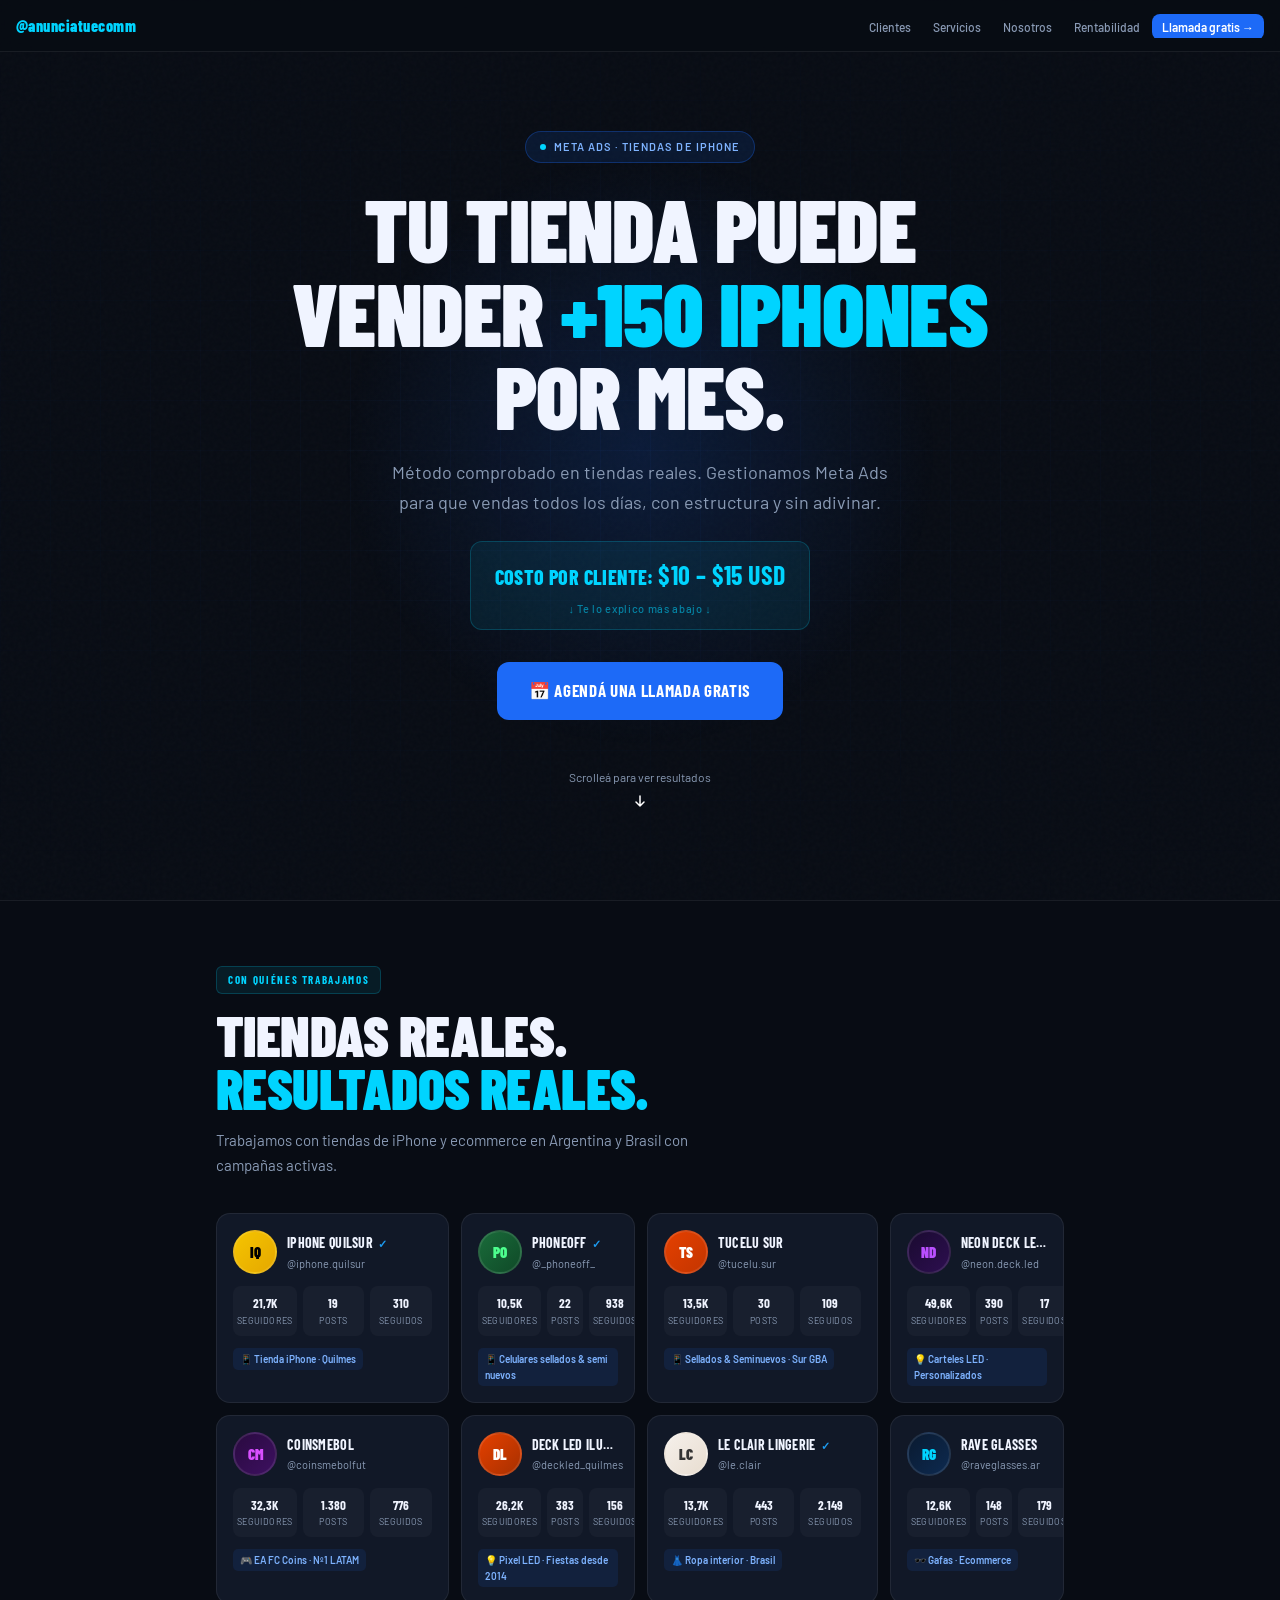
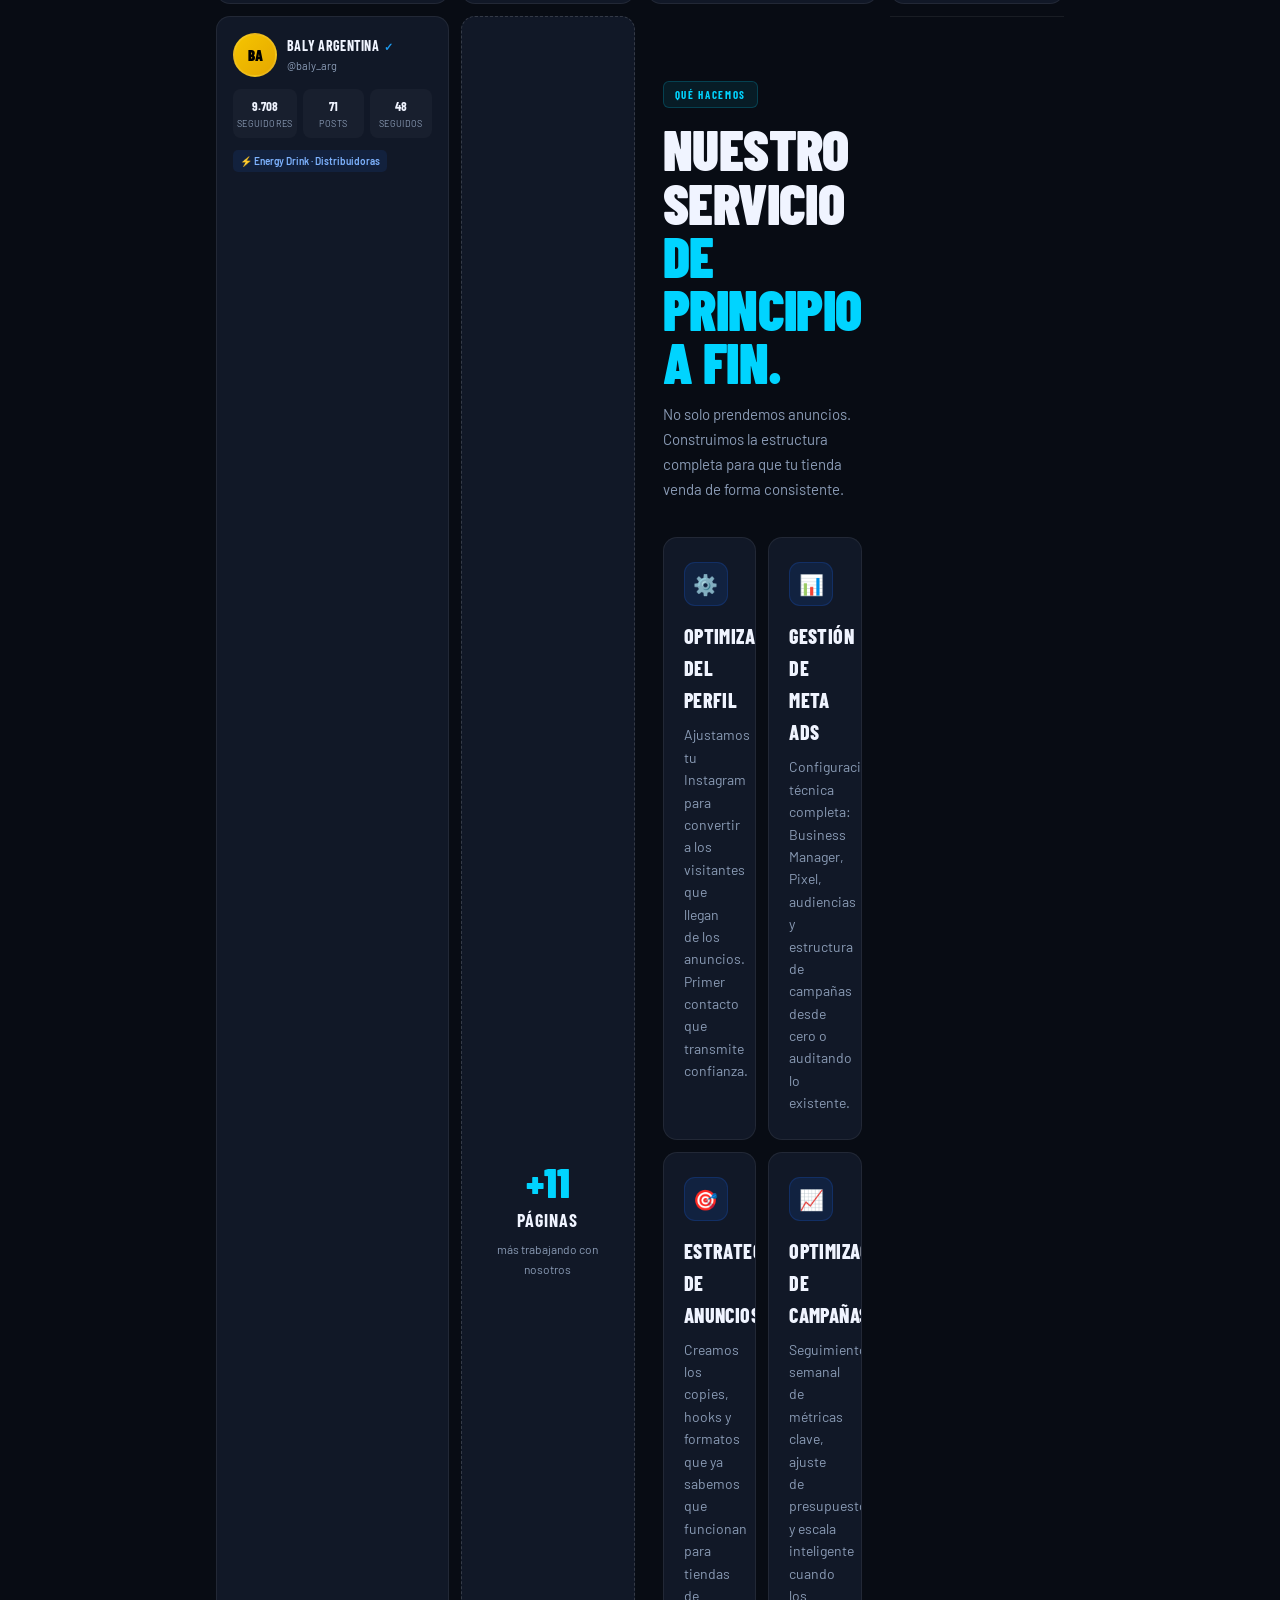
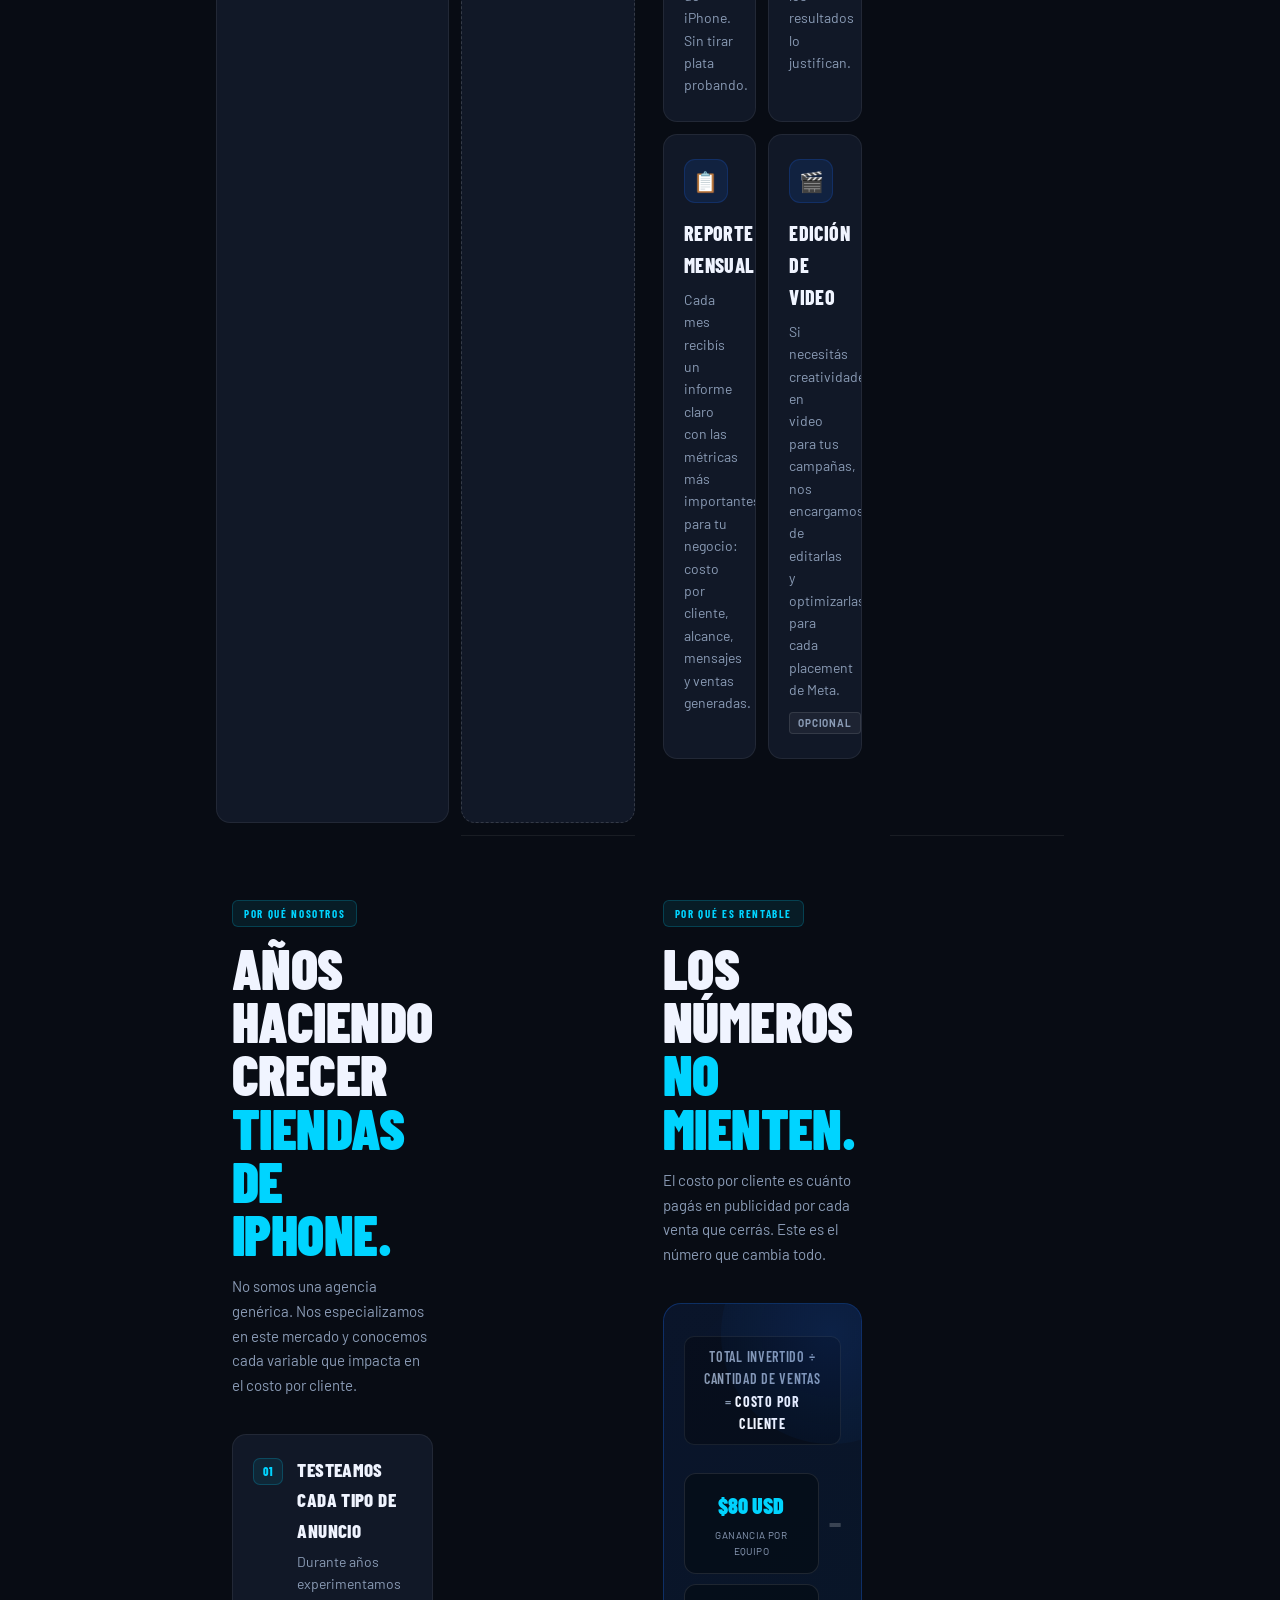
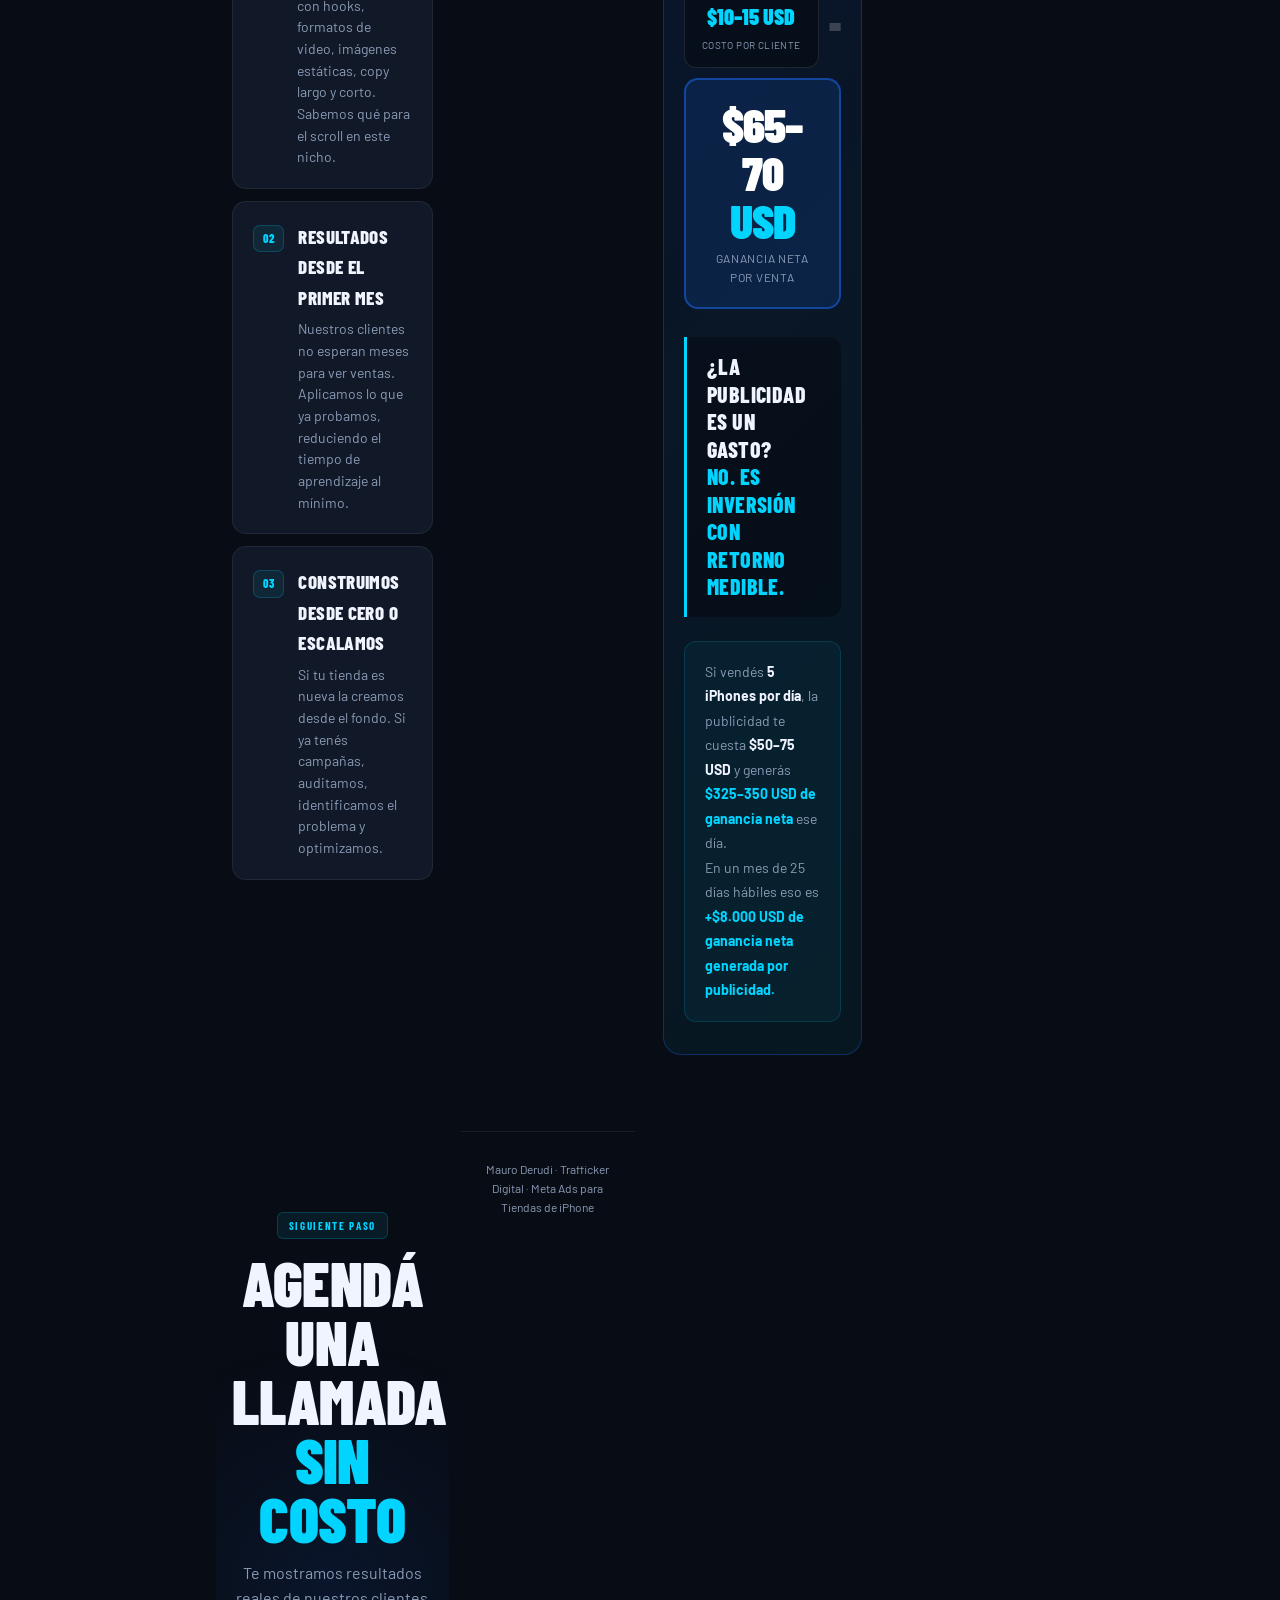
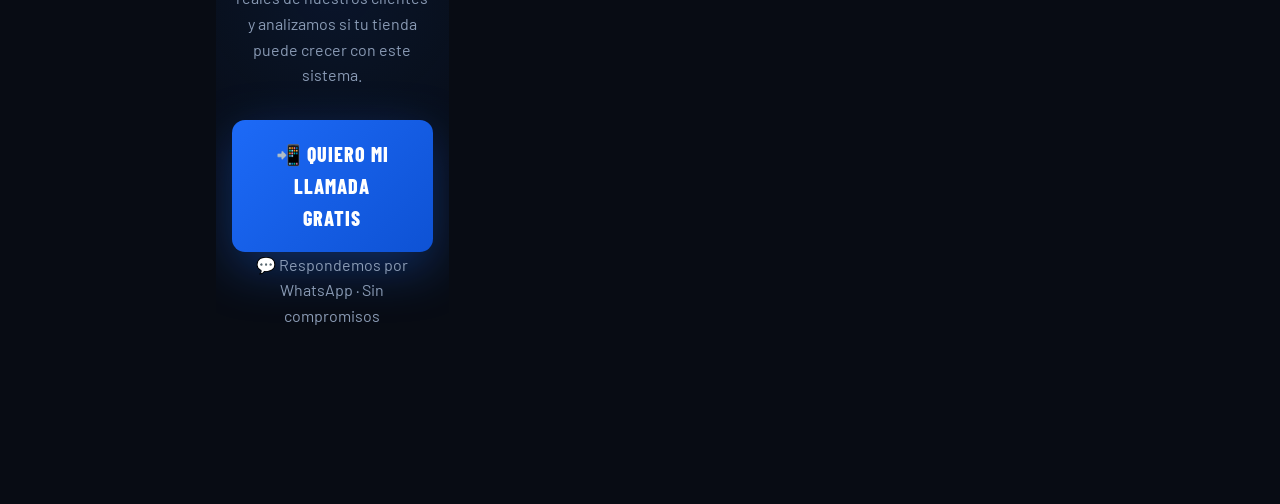
<file: landing-iphone-ads.html>
<!DOCTYPE html>
<html lang="es">
<head>
<meta charset="UTF-8">
<meta name="viewport" content="width=device-width, initial-scale=1.0">
<title>Meta Ads para Tiendas de iPhone · Mauro Derudi</title>
<link rel="preconnect" href="https://fonts.googleapis.com">
<link href="https://fonts.googleapis.com/css2?family=Barlow+Condensed:wght@600;700;800;900&family=Barlow:wght@400;500;600&display=swap" rel="stylesheet">
<link rel="stylesheet" href="style.css">

</head>
<body>

<!-- NAVBAR -->
<nav>
  <a href="#hero" class="nav-logo"><span>@anunciatuecomm</span></a>
  <ul class="nav-links">
    <li><a href="#clientes">Clientes</a></li>
    <li><a href="#servicios">Servicios</a></li>
    <li><a href="#nosotros">Nosotros</a></li>
    <li><a href="#rentable">Rentabilidad</a></li>
    <li><a href="https://wa.me/5491155769711?text=Hola+Mauro,+quiero+agendar+una+llamada" class="nav-cta">Llamada gratis →</a></li>
  </ul>
</nav>

<!-- HERO -->
<section class="hero" id="hero">
  <div class="hero-grid"></div>
  <div class="hero-glow"></div>
  <div style="position:relative;z-index:1;max-width:720px;">
    <div class="label"><span class="dot"></span> Meta Ads · Tiendas de iPhone</div>
    <h1>Tu tienda puede<br>vender <span class="cyan">+150 iPhones</span><br>por mes.</h1>
    <p class="hero-sub">Método comprobado en tiendas reales. Gestionamos Meta Ads para que vendas todos los días, con estructura y sin adivinar.</p>
    <div class="hero-metric">
      <div class="top">Costo por cliente: <strong>$10 – $15 USD</strong></div>
      <div class="bottom">↓ Te lo explico más abajo ↓</div>
    </div>
    <br>
    <a href="https://wa.me/5491155769711?text=Hola+Mauro,+vi+tu+landing+y+quiero+saber+más" class="cta-btn">📅 Agendá una llamada gratis</a>
    <div class="scroll-hint">
      <span>Scrolleá para ver resultados</span>
      <svg width="16" height="16" viewBox="0 0 16 16" fill="none"><path d="M8 3v10M4 9l4 4 4-4" stroke="#fff" stroke-width="1.5" stroke-linecap="round" stroke-linejoin="round"/></svg>
    </div>
  </div>
</section>

<div class="divider"></div>

<!-- CLIENTES -->
<section id="clientes">
  <div class="container">
    <span class="section-tag">Con quiénes trabajamos</span>
    <h2>Tiendas reales.<br><span class="cyan">Resultados reales.</span></h2>
    <p class="section-desc">Trabajamos con tiendas de iPhone y ecommerce en Argentina y Brasil con campañas activas.</p>
    <div class="clients-grid">

      <a class="client-card" href="https://www.instagram.com/iphone.quilsur" target="_blank" rel="noopener">
        <div class="client-top">
          <div class="avatar-placeholder" style="background:linear-gradient(135deg,#f5c400,#e5a800);color:#000;">IQ</div>
          <div class="client-info">
            <div class="client-name">iPhone Quilsur <span class="verified">✓</span></div>
            <div class="client-handle">@iphone.quilsur</div>
          </div>
        </div>
        <div class="client-stats">
          <div class="stat"><div class="stat-val">21,7K</div><div class="stat-lbl">Seguidores</div></div>
          <div class="stat"><div class="stat-val">19</div><div class="stat-lbl">Posts</div></div>
          <div class="stat"><div class="stat-val">310</div><div class="stat-lbl">Seguidos</div></div>
        </div>
        <div class="client-niche">📱 Tienda iPhone · Quilmes</div>
      </a>

      <a class="client-card" href="https://www.instagram.com/_phoneoff_" target="_blank" rel="noopener">
        <div class="client-top">
          <div class="avatar-placeholder" style="background:linear-gradient(135deg,#1a6b3a,#0f4a28);color:#4dff8e;">PO</div>
          <div class="client-info">
            <div class="client-name">PhoneOff <span class="verified">✓</span></div>
            <div class="client-handle">@_phoneoff_</div>
          </div>
        </div>
        <div class="client-stats">
          <div class="stat"><div class="stat-val">10,5K</div><div class="stat-lbl">Seguidores</div></div>
          <div class="stat"><div class="stat-val">22</div><div class="stat-lbl">Posts</div></div>
          <div class="stat"><div class="stat-val">938</div><div class="stat-lbl">Seguidos</div></div>
        </div>
        <div class="client-niche">📱 Celulares sellados & semi nuevos</div>
      </a>

      <a class="client-card" href="https://www.instagram.com/tucelu.sur" target="_blank" rel="noopener">
        <div class="client-top">
          <div class="avatar-placeholder" style="background:linear-gradient(135deg,#e44000,#c43500);color:#fff;">TS</div>
          <div class="client-info">
            <div class="client-name">Tucelu Sur</div>
            <div class="client-handle">@tucelu.sur</div>
          </div>
        </div>
        <div class="client-stats">
          <div class="stat"><div class="stat-val">13,5K</div><div class="stat-lbl">Seguidores</div></div>
          <div class="stat"><div class="stat-val">30</div><div class="stat-lbl">Posts</div></div>
          <div class="stat"><div class="stat-val">109</div><div class="stat-lbl">Seguidos</div></div>
        </div>
        <div class="client-niche">📱 Sellados & Seminuevos · Sur GBA</div>
      </a>

      <a class="client-card" href="https://www.instagram.com/neon.deck.led" target="_blank" rel="noopener">
        <div class="client-top">
          <div class="avatar-placeholder" style="background:linear-gradient(135deg,#1a0a30,#2d0f50);color:#b94fff;">ND</div>
          <div class="client-info">
            <div class="client-name">Neon Deck Led <span class="verified">✓</span></div>
            <div class="client-handle">@neon.deck.led</div>
          </div>
        </div>
        <div class="client-stats">
          <div class="stat"><div class="stat-val">49,6K</div><div class="stat-lbl">Seguidores</div></div>
          <div class="stat"><div class="stat-val">390</div><div class="stat-lbl">Posts</div></div>
          <div class="stat"><div class="stat-val">17</div><div class="stat-lbl">Seguidos</div></div>
        </div>
        <div class="client-niche">💡 Carteles LED · Personalizados</div>
      </a>

      <a class="client-card" href="https://www.instagram.com/coinsmebolfut" target="_blank" rel="noopener">
        <div class="client-top">
          <div class="avatar-placeholder" style="background:linear-gradient(135deg,#2a0a40,#3d1060);color:#d94fff;">CM</div>
          <div class="client-info">
            <div class="client-name">Coinsmebol</div>
            <div class="client-handle">@coinsmebolfut</div>
          </div>
        </div>
        <div class="client-stats">
          <div class="stat"><div class="stat-val">32,3K</div><div class="stat-lbl">Seguidores</div></div>
          <div class="stat"><div class="stat-val">1.380</div><div class="stat-lbl">Posts</div></div>
          <div class="stat"><div class="stat-val">776</div><div class="stat-lbl">Seguidos</div></div>
        </div>
        <div class="client-niche">🎮 EA FC Coins · Nº1 LATAM</div>
      </a>

      <a class="client-card" href="https://www.instagram.com/deckled_quilmes" target="_blank" rel="noopener">
        <div class="client-top">
          <div class="avatar-placeholder" style="background:linear-gradient(135deg,#e44000,#a83000);color:#fff;">DL</div>
          <div class="client-info">
            <div class="client-name">Deck Led Iluminaria <span class="verified">✓</span></div>
            <div class="client-handle">@deckled_quilmes</div>
          </div>
        </div>
        <div class="client-stats">
          <div class="stat"><div class="stat-val">26,2K</div><div class="stat-lbl">Seguidores</div></div>
          <div class="stat"><div class="stat-val">383</div><div class="stat-lbl">Posts</div></div>
          <div class="stat"><div class="stat-val">156</div><div class="stat-lbl">Seguidos</div></div>
        </div>
        <div class="client-niche">💡 Pixel LED · Fiestas desde 2014</div>
      </a>

      <a class="client-card" href="https://www.instagram.com/le.clair" target="_blank" rel="noopener">
        <div class="client-top">
          <div class="avatar-placeholder" style="background:linear-gradient(135deg,#f5f0eb,#e8ddd0);color:#333;">LC</div>
          <div class="client-info">
            <div class="client-name">Le Clair Lingerie <span class="verified">✓</span></div>
            <div class="client-handle">@le.clair</div>
          </div>
        </div>
        <div class="client-stats">
          <div class="stat"><div class="stat-val">13,7K</div><div class="stat-lbl">Seguidores</div></div>
          <div class="stat"><div class="stat-val">443</div><div class="stat-lbl">Posts</div></div>
          <div class="stat"><div class="stat-val">2.149</div><div class="stat-lbl">Seguidos</div></div>
        </div>
        <div class="client-niche">👗 Ropa interior · Brasil</div>
      </a>

      <a class="client-card" href="https://www.instagram.com/raveglasses.ar" target="_blank" rel="noopener">
        <div class="client-top">
          <div class="avatar-placeholder" style="background:linear-gradient(135deg,#0a1a30,#0d2a50);color:#00d4ff;">RG</div>
          <div class="client-info">
            <div class="client-name">Rave Glasses</div>
            <div class="client-handle">@raveglasses.ar</div>
          </div>
        </div>
        <div class="client-stats">
          <div class="stat"><div class="stat-val">12,6K</div><div class="stat-lbl">Seguidores</div></div>
          <div class="stat"><div class="stat-val">148</div><div class="stat-lbl">Posts</div></div>
          <div class="stat"><div class="stat-val">179</div><div class="stat-lbl">Seguidos</div></div>
        </div>
        <div class="client-niche">🕶️ Gafas · Ecommerce</div>
      </a>

      <a class="client-card" href="https://www.instagram.com/baly_arg" target="_blank" rel="noopener">
        <div class="client-top">
          <div class="avatar-placeholder" style="background:linear-gradient(135deg,#f5c400,#e5a800);color:#000;">BA</div>
          <div class="client-info">
            <div class="client-name">Baly Argentina <span class="verified">✓</span></div>
            <div class="client-handle">@baly_arg</div>
          </div>
        </div>
        <div class="client-stats">
          <div class="stat"><div class="stat-val">9.708</div><div class="stat-lbl">Seguidores</div></div>
          <div class="stat"><div class="stat-val">71</div><div class="stat-lbl">Posts</div></div>
          <div class="stat"><div class="stat-val">48</div><div class="stat-lbl">Seguidos</div></div>
        </div>
        <div class="client-niche">⚡ Energy Drink · Distribuidoras</div>
      </a>

      <div class="client-card" style="justify-content:center;align-items:center;border-style:dashed;border-color:rgba(255,255,255,0.15);cursor:default;">
        <div style="text-align:center;padding:10px 0;">
          <div style="font-family:'Barlow Condensed',sans-serif;font-size:42px;font-weight:900;color:var(--cyan);line-height:1;">+11</div>
          <div style="font-family:'Barlow Condensed',sans-serif;font-size:18px;font-weight:700;text-transform:uppercase;letter-spacing:0.06em;color:var(--white);margin-top:4px;">Páginas</div>
          <div style="font-size:12px;color:var(--gray);margin-top:6px;">más trabajando con nosotros</div>
        </div>
      </div>
<section id="servicios">
  <div class="container">
    <span class="section-tag">Qué hacemos</span>
    <h2>Nuestro servicio<br><span class="cyan">de principio a fin.</span></h2>
    <p class="section-desc">No solo prendemos anuncios. Construimos la estructura completa para que tu tienda venda de forma consistente.</p>
    <div class="services-grid">
      <div class="service-card">
        <div class="service-icon">⚙️</div>
        <h3>Optimización del perfil</h3>
        <p>Ajustamos tu Instagram para convertir a los visitantes que llegan de los anuncios. Primer contacto que transmite confianza.</p>
      </div>
      <div class="service-card">
        <div class="service-icon">📊</div>
        <h3>Gestión de Meta Ads</h3>
        <p>Configuración técnica completa: Business Manager, Pixel, audiencias y estructura de campañas desde cero o auditando lo existente.</p>
      </div>
      <div class="service-card">
        <div class="service-icon">🎯</div>
        <h3>Estrategia de anuncios</h3>
        <p>Creamos los copies, hooks y formatos que ya sabemos que funcionan para tiendas de iPhone. Sin tirar plata probando.</p>
      </div>
      <div class="service-card">
        <div class="service-icon">📈</div>
        <h3>Optimización de campañas</h3>
        <p>Seguimiento semanal de métricas clave, ajuste de presupuesto y escala inteligente cuando los resultados lo justifican.</p>
      </div>
      <div class="service-card">
        <div class="service-icon">📋</div>
        <h3>Reporte mensual</h3>
        <p>Cada mes recibís un informe claro con las métricas más importantes para tu negocio: costo por cliente, alcance, mensajes y ventas generadas.</p>
      </div>
      <div class="service-card">
        <div class="service-icon">🎬</div>
        <h3>Edición de video</h3>
        <p>Si necesitás creatividades en video para tus campañas, nos encargamos de editarlas y optimizarlas para cada placement de Meta.</p>
        <span class="service-badge">Opcional</span>
      </div>
    </div>
  </div>
</section>

<div class="divider"></div>

<!-- NOSOTROS -->
<section id="nosotros">
  <div class="container">
    <span class="section-tag">Por qué nosotros</span>
    <h2>Años haciendo crecer<br><span class="cyan">tiendas de iPhone.</span></h2>
    <p class="section-desc">No somos una agencia genérica. Nos especializamos en este mercado y conocemos cada variable que impacta en el costo por cliente.</p>
    <div class="why-list">
      <div class="why-item">
        <div class="why-num">01</div>
        <div>
          <h3>Testeamos cada tipo de anuncio</h3>
          <p>Durante años experimentamos con hooks, formatos de video, imágenes estáticas, copy largo y corto. Sabemos qué para el scroll en este nicho.</p>
        </div>
      </div>
      <div class="why-item">
        <div class="why-num">02</div>
        <div>
          <h3>Resultados desde el primer mes</h3>
          <p>Nuestros clientes no esperan meses para ver ventas. Aplicamos lo que ya probamos, reduciendo el tiempo de aprendizaje al mínimo.</p>
        </div>
      </div>
      <div class="why-item">
        <div class="why-num">03</div>
        <div>
          <h3>Construimos desde cero o escalamos</h3>
          <p>Si tu tienda es nueva la creamos desde el fondo. Si ya tenés campañas, auditamos, identificamos el problema y optimizamos.</p>
        </div>
      </div>
    </div>
  </div>
</section>

<div class="divider"></div>

<!-- RENTABLE -->
<section id="rentable">
  <div class="container">
    <span class="section-tag">Por qué es rentable</span>
    <h2>Los números<br><span class="cyan">no mienten.</span></h2>
    <p class="section-desc">El costo por cliente es cuánto pagás en publicidad por cada venta que cerrás. Este es el número que cambia todo.</p>
    <div class="profit-box">
      <div class="profit-formula">
        Total invertido ÷ Cantidad de ventas = <strong>Costo por cliente</strong>
      </div>
      <div class="profit-equation">
        <div class="eq-box">
          <div class="val">$80 USD</div>
          <div class="lbl">Ganancia por equipo</div>
        </div>
        <div class="eq-op">−</div>
        <div class="eq-box">
          <div class="val">$10–15 USD</div>
          <div class="lbl">Costo por cliente</div>
        </div>
        <div class="eq-op">=</div>
        <div class="profit-result">
          <div class="big">$65–70 <span>USD</span></div>
          <p>ganancia neta por venta</p>
        </div>
      </div>
      <div class="question-callout">
        ¿La publicidad es un gasto?<br><span>No. Es inversión con retorno medible.</span>
      </div>
      <div class="profit-example">
        Si vendés <strong>5 iPhones por día</strong>, la publicidad te cuesta <strong>$50–75 USD</strong> y generás <span class="hl">$325–350 USD de ganancia neta</span> ese día.<br>
        En un mes de 25 días hábiles eso es <span class="hl">+$8.000 USD de ganancia neta generada por publicidad.</span>
      </div>
    </div>
  </div>
</section>

<div class="divider"></div>

<!-- CTA FINAL -->
<section class="cta-section">
  <div>
    <span class="section-tag">Siguiente paso</span>
    <h2>Agendá una llamada<br><span class="cyan">sin costo</span></h2>
    <p>Te mostramos resultados reales de nuestros clientes y analizamos si tu tienda puede crecer con este sistema.</p>
    <a href="https://wa.me/5491155769711?text=Hola+Mauro,+vi+tu+landing+y+quiero+agendar+una+llamada" class="cta-big">📲 Quiero mi llamada gratis</a>
    <p class="cta-note">💬 Respondemos por WhatsApp · Sin compromisos</p>
  </div>
</section>

<footer>
  <p>Mauro Derudi · Trafficker Digital · Meta Ads para Tiendas de iPhone</p>
</footer>

</body>
</html>
</file>
<file: style.css>
:root {
    --bg: #080c14;
    --card: #111827;
    --border: rgba(255,255,255,0.07);
    --blue: #1d6af7;
    --cyan: #00d4ff;
    --white: #f0f4ff;
    --gray: #8a9bb5;
  }

  * { margin: 0; padding: 0; box-sizing: border-box; }
  html { scroll-behavior: smooth; max-width: 100%; overflow-x: hidden; }

  body {
    background: var(--bg);
    color: var(--white);
    font-family: 'Barlow', sans-serif;
    font-size: 16px;
    line-height: 1.6;
    max-width: 100%;
    overflow-x: hidden;
  }

  body::before {
    content: '';
    position: fixed; inset: 0;
    background-image: url("data:image/svg+xml,%3Csvg viewBox='0 0 256 256' xmlns='http://www.w3.org/2000/svg'%3E%3Cfilter id='noise'%3E%3CfeTurbulence type='fractalNoise' baseFrequency='0.9' numOctaves='4' stitchTiles='stitch'/%3E%3C/filter%3E%3Crect width='100%25' height='100%25' filter='url(%23noise)' opacity='0.025'/%3E%3C/svg%3E");
    pointer-events: none; z-index: 0;
  }

  .container {
    max-width: 880px; margin: 0 auto;
    padding: 0 16px;
    position: relative; z-index: 1;
  }

  /* ─── NAVBAR ─── */
  nav {
    position: fixed; top: 0; left: 0; right: 0; z-index: 100;
    background: rgba(8,12,20,0.92);
    backdrop-filter: blur(16px);
    border-bottom: 1px solid var(--border);
    padding: 0 16px; height: 52px;
    display: flex; align-items: center; justify-content: space-between;
    gap: 8px;
  }
  .nav-logo {
    font-family: 'Barlow Condensed', sans-serif;
    font-weight: 800; font-size: 16px; letter-spacing: 0.03em;
    color: var(--cyan); text-decoration: none; white-space: nowrap;
  }
  .nav-links {
    display: flex; gap: 2px; list-style: none;
    overflow-x: auto; -webkit-overflow-scrolling: touch;
    scrollbar-width: none;
  }
  .nav-links::-webkit-scrollbar { display: none; }
  .nav-links a {
    color: var(--gray); text-decoration: none;
    font-size: 12px; font-weight: 500;
    padding: 6px 10px; border-radius: 8px;
    transition: color 0.15s, background 0.15s; white-space: nowrap;
  }
  .nav-links a:hover { color: var(--white); background: rgba(255,255,255,0.06); }
  .nav-cta {
    background: var(--blue) !important;
    color: #fff !important; font-weight: 600 !important;
  }
  .nav-cta:hover { background: #1558d6 !important; }

  /* ─── HERO ─── */
  .hero {
    min-height: 100vh;
    display: flex; align-items: center; justify-content: center;
    text-align: center; padding: 100px 16px 60px;
    position: relative; overflow: hidden;
  }
  .hero-glow {
    position: absolute; width: 600px; height: 600px; border-radius: 50%;
    background: radial-gradient(circle, rgba(29,106,247,0.16) 0%, transparent 70%);
    top: 50%; left: 50%; transform: translate(-50%,-50%); pointer-events: none;
  }
  .hero-grid {
    position: absolute; inset: 0;
    background-image:
      linear-gradient(rgba(29,106,247,0.04) 1px, transparent 1px),
      linear-gradient(90deg, rgba(29,106,247,0.04) 1px, transparent 1px);
    background-size: 50px 50px;
    mask-image: radial-gradient(ellipse 80% 60% at 50% 50%, black, transparent);
  }
  .label {
    display: inline-flex; align-items: center; gap: 8px;
    background: rgba(29,106,247,0.12); border: 1px solid rgba(29,106,247,0.3);
    border-radius: 100px; padding: 6px 14px;
    font-size: 11px; font-weight: 600; letter-spacing: 0.1em; text-transform: uppercase;
    color: #7eb3ff; margin-bottom: 24px;
  }
  .label .dot {
    width: 6px; height: 6px; border-radius: 50%;
    background: var(--cyan); animation: pulse 2s infinite;
  }
  @keyframes pulse { 0%,100%{opacity:1;transform:scale(1)} 50%{opacity:0.5;transform:scale(0.8)} }

  .hero h1 {
    font-family: 'Barlow Condensed', sans-serif;
    font-size: clamp(48px, 11vw, 88px); font-weight: 900;
    line-height: 0.95; letter-spacing: -0.01em; text-transform: uppercase;
    margin-bottom: 20px;
  }
  .hero h1 .cyan { color: var(--cyan); }

  .hero-sub {
    font-size: clamp(15px, 3vw, 18px); color: var(--gray);
    max-width: 500px; margin: 0 auto 24px;
    font-weight: 400; line-height: 1.65;
  }
  .hero-metric {
    display: inline-flex; flex-direction: column; align-items: center; gap: 4px;
    background: rgba(0,212,255,0.08); border: 1px solid rgba(0,212,255,0.2);
    border-radius: 12px; padding: 12px 24px; margin: 0 auto 32px;
  }
  .hero-metric .top {
    font-family: 'Barlow Condensed', sans-serif; font-size: 20px; font-weight: 800;
    color: var(--cyan); letter-spacing: 0.02em; text-transform: uppercase;
  }
  .hero-metric .top strong { font-size: 26px; }
  .hero-metric .bottom {
    font-size: 11px; color: rgba(0,212,255,0.55); letter-spacing: 0.06em; font-weight: 500;
  }

  .cta-btn {
    display: inline-flex; align-items: center; gap: 8px;
    background: var(--blue); color: #fff;
    font-family: 'Barlow Condensed', sans-serif;
    font-size: 17px; font-weight: 700;
    letter-spacing: 0.04em; text-transform: uppercase;
    padding: 15px 32px; border-radius: 12px; text-decoration: none;
    transition: all 0.2s; position: relative; overflow: hidden;
  }
  .cta-btn::after {
    content: ''; position: absolute; inset: 0;
    background: linear-gradient(120deg, transparent 30%, rgba(255,255,255,0.12) 50%, transparent 70%);
    transform: translateX(-100%); transition: transform 0.5s;
  }
  .cta-btn:hover { transform: translateY(-2px); box-shadow: 0 12px 40px rgba(29,106,247,0.4); }
  .cta-btn:hover::after { transform: translateX(100%); }

  .scroll-hint {
    margin-top: 48px; color: var(--gray); font-size: 12px;
    display: flex; flex-direction: column; align-items: center; gap: 6px;
    animation: bounceY 2s ease infinite;
  }
  @keyframes bounceY { 0%,100%{transform:translateY(0);opacity:0.6} 50%{transform:translateY(6px);opacity:1} }

  /* ─── DIVIDER & SECTIONS ─── */
  .divider { width: 100%; height: 1px; background: var(--border); }

  section { padding: 64px 0; }

  .section-tag {
    display: inline-block;
    font-family: 'Barlow Condensed', sans-serif;
    font-size: 11px; font-weight: 700; letter-spacing: 0.15em; text-transform: uppercase;
    color: var(--cyan); background: rgba(0,212,255,0.08);
    border: 1px solid rgba(0,212,255,0.2); border-radius: 6px;
    padding: 4px 11px; margin-bottom: 14px;
  }

  h2 {
    font-family: 'Barlow Condensed', sans-serif;
    font-size: clamp(34px, 8vw, 56px); font-weight: 900;
    line-height: 0.95; letter-spacing: -0.01em; text-transform: uppercase;
    margin-bottom: 14px; color: var(--white);
  }
  h2 .cyan { color: var(--cyan); }

  .section-desc {
    color: var(--gray); font-size: 15px;
    max-width: 540px; margin-bottom: 36px; line-height: 1.65;
  }

  /* ─── CLIENTS ─── */
  .clients-grid {
    display: grid;
    grid-template-columns: 1fr 1fr;
    gap: 12px;
  }
  @media(min-width: 640px) {
    .clients-grid { grid-template-columns: repeat(3, 1fr); }
  }
  @media(min-width: 880px) {
    .clients-grid { grid-template-columns: repeat(4, 1fr); }
  }

  .client-card {
    background: var(--card); border: 1px solid var(--border);
    border-radius: 14px; padding: 16px;
    display: flex; flex-direction: column; gap: 12px;
    transition: border-color 0.2s, transform 0.2s;
    position: relative; overflow: hidden;
    text-decoration: none; color: inherit;
  }
  .client-card::before {
    content: ''; position: absolute; top: 0; left: 0; right: 0; height: 2px;
    background: linear-gradient(90deg, var(--blue), var(--cyan));
    opacity: 0; transition: opacity 0.2s;
  }
  .client-card:hover { border-color: rgba(29,106,247,0.35); transform: translateY(-2px); }
  .client-card:hover::before { opacity: 1; }

  .client-card-more {
    background: var(--card);
    border: 1px dashed rgba(255,255,255,0.15);
    border-radius: 14px; padding: 16px;
    display: flex; align-items: center; justify-content: center;
    min-height: 130px;
  }

  .client-top { display: flex; align-items: center; gap: 10px; }
  .avatar-placeholder {
    width: 44px; height: 44px; border-radius: 50%;
    display: flex; align-items: center; justify-content: center;
    font-family: 'Barlow Condensed', sans-serif; font-weight: 900; font-size: 15px;
    flex-shrink: 0; border: 2px solid rgba(255,255,255,0.1);
  }
  .client-info { flex: 1; min-width: 0; }
  .client-name {
    font-family: 'Barlow Condensed', sans-serif; font-weight: 700; font-size: 14px;
    letter-spacing: 0.02em; text-transform: uppercase;
    white-space: nowrap; overflow: hidden; text-overflow: ellipsis;
  }
  .client-handle { font-size: 11px; color: var(--gray); }
  .verified { color: #1d9bf0; font-size: 11px; margin-left: 2px; }

  .client-stats { display: flex; gap: 6px; }
  .stat {
    flex: 1; background: rgba(255,255,255,0.03);
    border-radius: 8px; padding: 7px 4px; text-align: center;
  }
  .stat-val {
    font-family: 'Barlow Condensed', sans-serif;
    font-size: 13px; font-weight: 700;
  }
  .stat-lbl { font-size: 9px; color: var(--gray); text-transform: uppercase; letter-spacing: 0.04em; }
  .client-niche {
    font-size: 10px; font-weight: 600; color: #7eb3ff;
    background: rgba(29,106,247,0.1); border-radius: 5px;
    padding: 3px 7px; width: fit-content;
  }

  /* ─── SERVICES ─── */
  .services-grid {
    display: grid;
    grid-template-columns: 1fr;
    gap: 12px;
  }
  @media(min-width: 560px) {
    .services-grid { grid-template-columns: 1fr 1fr; }
  }

  .service-card {
    background: var(--card); border: 1px solid var(--border);
    border-radius: 14px; padding: 24px 20px;
    transition: border-color 0.2s, transform 0.2s;
    position: relative; overflow: hidden;
  }
  .service-card::before {
    content: ''; position: absolute; top: 0; left: 0; right: 0; height: 2px;
    background: linear-gradient(90deg, var(--blue), var(--cyan));
    opacity: 0; transition: opacity 0.2s;
  }
  .service-card:hover { border-color: rgba(29,106,247,0.3); transform: translateY(-2px); }
  .service-card:hover::before { opacity: 1; }

  .service-icon {
    width: 44px; height: 44px;
    background: rgba(29,106,247,0.12); border: 1px solid rgba(29,106,247,0.2);
    border-radius: 11px; display: flex; align-items: center; justify-content: center;
    font-size: 20px; margin-bottom: 14px;
  }
  .service-card h3 {
    font-family: 'Barlow Condensed', sans-serif; font-size: 20px; font-weight: 800;
    text-transform: uppercase; letter-spacing: 0.02em; color: var(--white); margin-bottom: 8px;
  }
  .service-card p { font-size: 14px; color: var(--gray); line-height: 1.6; }
  .service-badge {
    display: inline-block; font-size: 10px; font-weight: 700;
    letter-spacing: 0.08em; text-transform: uppercase; color: var(--gray);
    background: rgba(255,255,255,0.05); border: 1px solid rgba(255,255,255,0.1);
    border-radius: 4px; padding: 2px 8px; margin-top: 10px;
  }

  /* ─── WHY US ─── */
  .why-list { display: flex; flex-direction: column; gap: 12px; }
  .why-item {
    display: flex; gap: 14px; align-items: flex-start;
    background: var(--card); border: 1px solid var(--border);
    border-radius: 14px; padding: 20px; transition: border-color 0.2s;
  }
  .why-item:hover { border-color: rgba(29,106,247,0.25); }
  .why-num {
    font-family: 'Barlow Condensed', sans-serif; font-size: 12px; font-weight: 800;
    color: var(--cyan); background: rgba(0,212,255,0.08);
    border: 1px solid rgba(0,212,255,0.2); border-radius: 7px;
    padding: 3px 9px; flex-shrink: 0; letter-spacing: 0.06em;
    margin-top: 3px; text-transform: uppercase;
  }
  .why-item h3 {
    font-family: 'Barlow Condensed', sans-serif; font-size: 19px; font-weight: 800;
    text-transform: uppercase; letter-spacing: 0.02em; margin-bottom: 5px;
  }
  .why-item p { font-size: 14px; color: var(--gray); line-height: 1.55; }

  /* ─── RENTABLE ─── */
  .profit-box {
    background: linear-gradient(135deg, rgba(29,106,247,0.1) 0%, rgba(0,212,255,0.06) 100%);
    border: 1px solid rgba(29,106,247,0.3); border-radius: 18px;
    padding: 32px 20px; text-align: center; position: relative; overflow: hidden;
  }
  .profit-box::before {
    content: ''; position: absolute; top: -80px; right: -80px;
    width: 220px; height: 220px; border-radius: 50%;
    background: radial-gradient(circle, rgba(29,106,247,0.14), transparent); pointer-events: none;
  }
  .profit-formula {
    display: inline-block;
    background: rgba(0,0,0,0.3); border: 1px solid rgba(255,255,255,0.08);
    border-radius: 10px; padding: 9px 16px;
    font-family: 'Barlow Condensed', sans-serif; font-size: 14px; font-weight: 600;
    color: var(--gray); letter-spacing: 0.05em; text-transform: uppercase; margin-bottom: 28px;
  }
  .profit-formula strong { color: var(--white); }

  .profit-equation {
    display: flex; align-items: center; justify-content: center;
    gap: 10px; flex-wrap: wrap; margin-bottom: 28px;
  }
  .eq-box {
    background: rgba(0,0,0,0.35); border: 1px solid rgba(255,255,255,0.1);
    border-radius: 12px; padding: 14px 16px; text-align: center;
    min-width: 110px; flex: 1; max-width: 150px;
  }
  .eq-box .val {
    font-family: 'Barlow Condensed', sans-serif;
    font-size: 22px; font-weight: 900; color: var(--cyan);
  }
  .eq-box .lbl { font-size: 10px; color: var(--gray); margin-top: 3px; text-transform: uppercase; letter-spacing: 0.04em; }
  .eq-op {
    font-family: 'Barlow Condensed', sans-serif;
    font-size: 28px; font-weight: 900; color: rgba(255,255,255,0.2);
    flex-shrink: 0;
  }

  .profit-result {
    background: rgba(29,106,247,0.15); border: 2px solid rgba(29,106,247,0.5);
    border-radius: 14px; padding: 20px 24px; margin: 0 auto; max-width: 340px; width: 100%;
  }
  .profit-result .big {
    font-family: 'Barlow Condensed', sans-serif; font-size: 48px; font-weight: 900;
    color: #fff; letter-spacing: -0.02em; line-height: 1;
  }
  .profit-result .big span { color: var(--cyan); }
  .profit-result p { font-size: 12px; color: var(--gray); margin-top: 5px; text-transform: uppercase; letter-spacing: 0.06em; }

  .question-callout {
    background: rgba(0,0,0,0.3); border-left: 3px solid var(--cyan);
    border-radius: 0 12px 12px 0; padding: 16px 20px; margin: 24px 0;
    font-family: 'Barlow Condensed', sans-serif; font-size: 22px; font-weight: 800;
    text-transform: uppercase; letter-spacing: 0.02em; text-align: left; line-height: 1.25;
  }
  .question-callout span { color: var(--cyan); }

  .profit-example {
    background: rgba(0,212,255,0.05); border: 1px solid rgba(0,212,255,0.15);
    border-radius: 12px; padding: 18px 20px;
    font-size: 14px; color: var(--gray); text-align: left; line-height: 1.75;
  }
  .profit-example strong { color: var(--white); }
  .profit-example .hl { color: var(--cyan); font-weight: 700; }

  /* ─── CTA FINAL ─── */
  .cta-section { text-align: center; padding: 80px 16px; position: relative; overflow: hidden; }
  .cta-section::before {
    content: ''; position: absolute; width: 500px; height: 500px; border-radius: 50%;
    background: radial-gradient(circle, rgba(29,106,247,0.1) 0%, transparent 70%);
    top: 50%; left: 50%; transform: translate(-50%,-50%); pointer-events: none;
  }
  .cta-section h2 { font-size: clamp(36px, 8vw, 62px); margin-bottom: 12px; position: relative; z-index: 1; }
  .cta-section p { color: var(--gray); font-size: 16px; max-width: 420px; margin: 0 auto 32px; position: relative; z-index: 1; }

  .cta-big {
    display: inline-flex; align-items: center; gap: 10px;
    background: linear-gradient(135deg, var(--blue) 0%, #0e52d4 100%);
    color: #fff;
    font-family: 'Barlow Condensed', sans-serif; font-size: 20px; font-weight: 800;
    letter-spacing: 0.05em; text-transform: uppercase;
    padding: 18px 40px; border-radius: 13px; text-decoration: none;
    box-shadow: 0 16px 50px rgba(29,106,247,0.35);
    transition: all 0.2s; position: relative; z-index: 1;
    width: 100%; max-width: 380px; justify-content: center;
  }
  .cta-big:hover { transform: translateY(-2px); box-shadow: 0 24px 60px rgba(29,106,247,0.5); }

  .cta-note { margin-top: 14px; font-size: 13px; color: var(--gray); position: relative; z-index: 1; }

  footer {
    text-align: center; padding: 28px 16px;
    border-top: 1px solid var(--border); color: var(--gray); font-size: 12px;
  }

  /* ─── ANIMATIONS ─── */
  .label { animation: fadeIn 0.8s 0s ease both; }
  .hero h1 { animation: fadeIn 0.8s 0.1s ease both; }
  .hero-sub { animation: fadeIn 0.8s 0.25s ease both; }
  .hero-metric { animation: fadeIn 0.8s 0.35s ease both; }
  .cta-btn { animation: fadeIn 0.8s 0.45s ease both; }
  .scroll-hint { animation: fadeIn 0.8s 0.6s ease both; }
  @keyframes fadeIn { from{opacity:0;transform:translateY(16px)} to{opacity:1;transform:translateY(0)} }
</file>
<file: pagina-old/style.css>
:root {
    --bg: #080c14;
    --card: #111827;
    --border: rgba(255,255,255,0.07);
    --blue: #1d6af7;
    --cyan: #00d4ff;
    --white: #f0f4ff;
    --gray: #8a9bb5;
  }

  * { margin: 0; padding: 0; box-sizing: border-box; }
  html { scroll-behavior: smooth; overflow-x: hidden; }

  body {
    background: var(--bg);
    color: var(--white);
    font-family: 'Barlow', sans-serif;
    font-size: 16px;
    line-height: 1.6;
    overflow-x: hidden;
  }

  body::before {
    content: '';
    position: fixed; inset: 0;
    background-image: url("data:image/svg+xml,%3Csvg viewBox='0 0 256 256' xmlns='http://www.w3.org/2000/svg'%3E%3Cfilter id='noise'%3E%3CfeTurbulence type='fractalNoise' baseFrequency='0.9' numOctaves='4' stitchTiles='stitch'/%3E%3C/filter%3E%3Crect width='100%25' height='100%25' filter='url(%23noise)' opacity='0.025'/%3E%3C/svg%3E");
    pointer-events: none; z-index: 0;
  }

  .container {
    max-width: 880px; margin: 0 auto;
    padding: 0 16px;
    position: relative; z-index: 1;
  }

  /* ─── NAVBAR ─── */
  nav {
    position: fixed; top: 0; left: 0; right: 0; z-index: 100;
    background: rgba(8,12,20,0.92);
    backdrop-filter: blur(16px);
    border-bottom: 1px solid var(--border);
    padding: 0 16px; height: 52px;
    display: flex; align-items: center; justify-content: space-between;
    gap: 8px;
    box-sizing: border-box;
    overflow: hidden;
  }
  .nav-logo {
    font-family: 'Barlow Condensed', sans-serif;
    font-weight: 800; font-size: 16px; letter-spacing: 0.03em;
    color: var(--cyan); text-decoration: none; white-space: nowrap;
  }
  .nav-links {
    display: flex; gap: 2px; list-style: none;
    overflow-x: auto; -webkit-overflow-scrolling: touch;
    scrollbar-width: none;
    min-width: 0;
    flex: 1;
    max-width: calc(100% - 100px);
  }
  .nav-links::-webkit-scrollbar { display: none; }
  .nav-links a {
    color: var(--gray); text-decoration: none;
    font-size: 12px; font-weight: 500;
    padding: 6px 10px; border-radius: 8px;
    transition: color 0.15s, background 0.15s; white-space: nowrap;
  }
  .nav-links a:hover { color: var(--white); background: rgba(255,255,255,0.06); }
  .nav-cta {
    background: var(--blue) !important;
    color: #fff !important; font-weight: 600 !important;
  }
  .nav-cta:hover { background: #1558d6 !important; }

  /* ─── HERO ─── */
  .hero {
    min-height: 100vh;
    display: flex; align-items: center; justify-content: center;
    text-align: center; padding: 100px 16px 60px;
    position: relative; overflow: hidden;
  }
  .hero-glow {
    position: absolute; width: 600px; height: 600px; border-radius: 50%;
    background: radial-gradient(circle, rgba(29,106,247,0.16) 0%, transparent 70%);
    top: 50%; left: 50%; transform: translate(-50%,-50%); pointer-events: none;
  }
  .hero-grid {
    position: absolute; inset: 0;
    background-image:
      linear-gradient(rgba(29,106,247,0.04) 1px, transparent 1px),
      linear-gradient(90deg, rgba(29,106,247,0.04) 1px, transparent 1px);
    background-size: 50px 50px;
    mask-image: radial-gradient(ellipse 80% 60% at 50% 50%, black, transparent);
  }
  .label {
    display: inline-flex; align-items: center; gap: 8px;
    background: rgba(29,106,247,0.12); border: 1px solid rgba(29,106,247,0.3);
    border-radius: 100px; padding: 6px 14px;
    font-size: 11px; font-weight: 600; letter-spacing: 0.1em; text-transform: uppercase;
    color: #7eb3ff; margin-bottom: 24px;
  }
  .label .dot {
    width: 6px; height: 6px; border-radius: 50%;
    background: var(--cyan); animation: pulse 2s infinite;
  }
  @keyframes pulse { 0%,100%{opacity:1;transform:scale(1)} 50%{opacity:0.5;transform:scale(0.8)} }

  .hero h1 {
    font-family: 'Barlow Condensed', sans-serif;
    font-size: clamp(48px, 11vw, 88px); font-weight: 900;
    line-height: 0.95; letter-spacing: -0.01em; text-transform: uppercase;
    margin-bottom: 20px;
  }
  .hero h1 .cyan { color: var(--cyan); }

  .hero-sub {
    font-size: clamp(15px, 3vw, 18px); color: var(--gray);
    max-width: 500px; margin: 0 auto 24px;
    font-weight: 400; line-height: 1.65;
  }
  .hero-metric {
    display: inline-flex; flex-direction: column; align-items: center; gap: 4px;
    background: rgba(0,212,255,0.08); border: 1px solid rgba(0,212,255,0.2);
    border-radius: 12px; padding: 12px 24px; margin: 0 auto 32px;
  }
  .hero-metric .top {
    font-family: 'Barlow Condensed', sans-serif; font-size: 20px; font-weight: 800;
    color: var(--cyan); letter-spacing: 0.02em; text-transform: uppercase;
  }
  .hero-metric .top strong { font-size: 26px; }
  .hero-metric .bottom {
    font-size: 11px; color: rgba(0,212,255,0.55); letter-spacing: 0.06em; font-weight: 500;
  }

  .cta-btn {
    display: inline-flex; align-items: center; gap: 8px;
    background: var(--blue); color: #fff;
    font-family: 'Barlow Condensed', sans-serif;
    font-size: 17px; font-weight: 700;
    letter-spacing: 0.04em; text-transform: uppercase;
    padding: 15px 32px; border-radius: 12px; text-decoration: none;
    transition: all 0.2s; position: relative; overflow: hidden;
  }
  .cta-btn::after {
    content: ''; position: absolute; inset: 0;
    background: linear-gradient(120deg, transparent 30%, rgba(255,255,255,0.12) 50%, transparent 70%);
    transform: translateX(-100%); transition: transform 0.5s;
  }
  .cta-btn:hover { transform: translateY(-2px); box-shadow: 0 12px 40px rgba(29,106,247,0.4); }
  .cta-btn:hover::after { transform: translateX(100%); }

  .scroll-hint {
    margin-top: 48px; color: var(--gray); font-size: 12px;
    display: flex; flex-direction: column; align-items: center; gap: 6px;
    animation: bounceY 2s ease infinite;
  }
  @keyframes bounceY { 0%,100%{transform:translateY(0);opacity:0.6} 50%{transform:translateY(6px);opacity:1} }

  /* ─── DIVIDER & SECTIONS ─── */
  .divider { width: 100%; height: 1px; background: var(--border); }

  section { padding: 64px 0; }

  .section-tag {
    display: inline-block;
    font-family: 'Barlow Condensed', sans-serif;
    font-size: 11px; font-weight: 700; letter-spacing: 0.15em; text-transform: uppercase;
    color: var(--cyan); background: rgba(0,212,255,0.08);
    border: 1px solid rgba(0,212,255,0.2); border-radius: 6px;
    padding: 4px 11px; margin-bottom: 14px;
  }

  h2 {
    font-family: 'Barlow Condensed', sans-serif;
    font-size: clamp(34px, 8vw, 56px); font-weight: 900;
    line-height: 0.95; letter-spacing: -0.01em; text-transform: uppercase;
    margin-bottom: 14px; color: var(--white);
  }
  h2 .cyan { color: var(--cyan); }

  .section-desc {
    color: var(--gray); font-size: 15px;
    max-width: 540px; margin-bottom: 36px; line-height: 1.65;
  }

  /* ─── CLIENTS ─── */
  .clients-grid {
    display: grid;
    grid-template-columns: 1fr 1fr;
    gap: 12px;
  }
  @media(min-width: 640px) {
    .clients-grid { grid-template-columns: repeat(3, 1fr); }
  }
  @media(min-width: 880px) {
    .clients-grid { grid-template-columns: repeat(4, 1fr); }
  }

  .client-card {
    background: var(--card); border: 1px solid var(--border);
    border-radius: 14px; padding: 16px;
    display: flex; flex-direction: column; gap: 12px;
    transition: border-color 0.2s, transform 0.2s;
    position: relative; overflow: hidden;
    text-decoration: none; color: inherit;
  }
  .client-card::before {
    content: ''; position: absolute; top: 0; left: 0; right: 0; height: 2px;
    background: linear-gradient(90deg, var(--blue), var(--cyan));
    opacity: 0; transition: opacity 0.2s;
  }
  .client-card:hover { border-color: rgba(29,106,247,0.35); transform: translateY(-2px); }
  .client-card:hover::before { opacity: 1; }

  .client-card-more {
    background: var(--card);
    border: 1px dashed rgba(255,255,255,0.15);
    border-radius: 14px; padding: 16px;
    display: flex; align-items: center; justify-content: center;
    min-height: 130px;
  }

  .client-top { display: flex; align-items: center; gap: 10px; }
  .avatar-placeholder {
    width: 44px; height: 44px; border-radius: 50%;
    display: flex; align-items: center; justify-content: center;
    font-family: 'Barlow Condensed', sans-serif; font-weight: 900; font-size: 15px;
    flex-shrink: 0; border: 2px solid rgba(255,255,255,0.1);
  }
  .client-info { flex: 1; min-width: 0; }
  .client-name {
    font-family: 'Barlow Condensed', sans-serif; font-weight: 700; font-size: 14px;
    letter-spacing: 0.02em; text-transform: uppercase;
    white-space: nowrap; overflow: hidden; text-overflow: ellipsis;
  }
  .client-handle { font-size: 11px; color: var(--gray); }
  .verified { color: #1d9bf0; font-size: 11px; margin-left: 2px; }

  .client-stats { display: flex; gap: 6px; }
  .stat {
    flex: 1; background: rgba(255,255,255,0.03);
    border-radius: 8px; padding: 7px 4px; text-align: center;
  }
  .stat-val {
    font-family: 'Barlow Condensed', sans-serif;
    font-size: 13px; font-weight: 700;
  }
  .stat-lbl { font-size: 9px; color: var(--gray); text-transform: uppercase; letter-spacing: 0.04em; }
  .client-niche {
    font-size: 10px; font-weight: 600; color: #7eb3ff;
    background: rgba(29,106,247,0.1); border-radius: 5px;
    padding: 3px 7px; width: fit-content;
  }

  /* ─── SERVICES ─── */
  .services-grid {
    display: grid;
    grid-template-columns: 1fr;
    gap: 12px;
  }
  @media(min-width: 560px) {
    .services-grid { grid-template-columns: 1fr 1fr; }
  }

  .service-card {
    background: var(--card); border: 1px solid var(--border);
    border-radius: 14px; padding: 24px 20px;
    transition: border-color 0.2s, transform 0.2s;
    position: relative; overflow: hidden;
  }
  .service-card::before {
    content: ''; position: absolute; top: 0; left: 0; right: 0; height: 2px;
    background: linear-gradient(90deg, var(--blue), var(--cyan));
    opacity: 0; transition: opacity 0.2s;
  }
  .service-card:hover { border-color: rgba(29,106,247,0.3); transform: translateY(-2px); }
  .service-card:hover::before { opacity: 1; }

  .service-icon {
    width: 44px; height: 44px;
    background: rgba(29,106,247,0.12); border: 1px solid rgba(29,106,247,0.2);
    border-radius: 11px; display: flex; align-items: center; justify-content: center;
    font-size: 20px; margin-bottom: 14px;
  }
  .service-card h3 {
    font-family: 'Barlow Condensed', sans-serif; font-size: 20px; font-weight: 800;
    text-transform: uppercase; letter-spacing: 0.02em; color: var(--white); margin-bottom: 8px;
  }
  .service-card p { font-size: 14px; color: var(--gray); line-height: 1.6; }
  .service-badge {
    display: inline-block; font-size: 10px; font-weight: 700;
    letter-spacing: 0.08em; text-transform: uppercase; color: var(--gray);
    background: rgba(255,255,255,0.05); border: 1px solid rgba(255,255,255,0.1);
    border-radius: 4px; padding: 2px 8px; margin-top: 10px;
  }

  /* ─── WHY US ─── */
  .why-list { display: flex; flex-direction: column; gap: 12px; }
  .why-item {
    display: flex; gap: 14px; align-items: flex-start;
    background: var(--card); border: 1px solid var(--border);
    border-radius: 14px; padding: 20px; transition: border-color 0.2s;
  }
  .why-item:hover { border-color: rgba(29,106,247,0.25); }
  .why-num {
    font-family: 'Barlow Condensed', sans-serif; font-size: 12px; font-weight: 800;
    color: var(--cyan); background: rgba(0,212,255,0.08);
    border: 1px solid rgba(0,212,255,0.2); border-radius: 7px;
    padding: 3px 9px; flex-shrink: 0; letter-spacing: 0.06em;
    margin-top: 3px; text-transform: uppercase;
  }
  .why-item h3 {
    font-family: 'Barlow Condensed', sans-serif; font-size: 19px; font-weight: 800;
    text-transform: uppercase; letter-spacing: 0.02em; margin-bottom: 5px;
  }
  .why-item p { font-size: 14px; color: var(--gray); line-height: 1.55; }

  /* ─── RENTABLE ─── */
  .profit-box {
    background: linear-gradient(135deg, rgba(29,106,247,0.1) 0%, rgba(0,212,255,0.06) 100%);
    border: 1px solid rgba(29,106,247,0.3); border-radius: 18px;
    padding: 32px 20px; text-align: center; position: relative; overflow: hidden;
  }
  .profit-box::before {
    content: ''; position: absolute; top: -80px; right: -80px;
    width: 220px; height: 220px; border-radius: 50%;
    background: radial-gradient(circle, rgba(29,106,247,0.14), transparent); pointer-events: none;
  }
  .profit-formula {
    display: inline-block;
    background: rgba(0,0,0,0.3); border: 1px solid rgba(255,255,255,0.08);
    border-radius: 10px; padding: 9px 16px;
    font-family: 'Barlow Condensed', sans-serif; font-size: 14px; font-weight: 600;
    color: var(--gray); letter-spacing: 0.05em; text-transform: uppercase; margin-bottom: 28px;
  }
  .profit-formula strong { color: var(--white); }

  .profit-equation {
    display: flex; align-items: center; justify-content: center;
    gap: 10px; flex-wrap: wrap; margin-bottom: 28px;
  }
  .eq-box {
    background: rgba(0,0,0,0.35); border: 1px solid rgba(255,255,255,0.1);
    border-radius: 12px; padding: 14px 16px; text-align: center;
    min-width: 110px; flex: 1; max-width: 150px;
  }
  .eq-box .val {
    font-family: 'Barlow Condensed', sans-serif;
    font-size: 22px; font-weight: 900; color: var(--cyan);
  }
  .eq-box .lbl { font-size: 10px; color: var(--gray); margin-top: 3px; text-transform: uppercase; letter-spacing: 0.04em; }
  .eq-op {
    font-family: 'Barlow Condensed', sans-serif;
    font-size: 28px; font-weight: 900; color: rgba(255,255,255,0.2);
    flex-shrink: 0;
  }

  .profit-result {
    background: rgba(29,106,247,0.15); border: 2px solid rgba(29,106,247,0.5);
    border-radius: 14px; padding: 20px 24px; margin: 0 auto; max-width: 340px; width: 100%;
  }
  .profit-result .big {
    font-family: 'Barlow Condensed', sans-serif; font-size: 48px; font-weight: 900;
    color: #fff; letter-spacing: -0.02em; line-height: 1;
  }
  .profit-result .big span { color: var(--cyan); }
  .profit-result p { font-size: 12px; color: var(--gray); margin-top: 5px; text-transform: uppercase; letter-spacing: 0.06em; }

  .question-callout {
    background: rgba(0,0,0,0.3); border-left: 3px solid var(--cyan);
    border-radius: 0 12px 12px 0; padding: 16px 20px; margin: 24px 0;
    font-family: 'Barlow Condensed', sans-serif; font-size: 22px; font-weight: 800;
    text-transform: uppercase; letter-spacing: 0.02em; text-align: left; line-height: 1.25;
  }
  .question-callout span { color: var(--cyan); }

  .profit-example {
    background: rgba(0,212,255,0.05); border: 1px solid rgba(0,212,255,0.15);
    border-radius: 12px; padding: 18px 20px;
    font-size: 14px; color: var(--gray); text-align: left; line-height: 1.75;
  }
  .profit-example strong { color: var(--white); }
  .profit-example .hl { color: var(--cyan); font-weight: 700; }

  /* ─── CTA FINAL ─── */
  .cta-section { text-align: center; padding: 80px 16px; position: relative; }
  .cta-section::before {
    content: ''; position: absolute; width: 500px; height: 500px; border-radius: 50%;
    background: radial-gradient(circle, rgba(29,106,247,0.1) 0%, transparent 70%);
    top: 50%; left: 50%; transform: translate(-50%,-50%); pointer-events: none;
  }
  .cta-section h2 { font-size: clamp(36px, 8vw, 62px); margin-bottom: 12px; position: relative; z-index: 1; }
  .cta-section p { color: var(--gray); font-size: 16px; max-width: 420px; margin: 0 auto 32px; position: relative; z-index: 1; }

  .cta-big {
    display: inline-flex; align-items: center; gap: 10px;
    background: linear-gradient(135deg, var(--blue) 0%, #0e52d4 100%);
    color: #fff;
    font-family: 'Barlow Condensed', sans-serif; font-size: 20px; font-weight: 800;
    letter-spacing: 0.05em; text-transform: uppercase;
    padding: 18px 40px; border-radius: 13px; text-decoration: none;
    box-shadow: 0 16px 50px rgba(29,106,247,0.35);
    transition: all 0.2s; position: relative; z-index: 1;
    width: 100%; max-width: 380px; justify-content: center;
  }
  .cta-big:hover { transform: translateY(-2px); box-shadow: 0 24px 60px rgba(29,106,247,0.5); }

  .cta-note { margin-top: 14px; font-size: 13px; color: var(--gray); position: relative; z-index: 1; }

  footer {
    text-align: center; padding: 28px 16px;
    border-top: 1px solid var(--border); color: var(--gray); font-size: 12px;
  }

  /* ─── ANIMATIONS ─── */
  .label { animation: fadeIn 0.8s 0s ease both; }
  .hero h1 { animation: fadeIn 0.8s 0.1s ease both; }
  .hero-sub { animation: fadeIn 0.8s 0.25s ease both; }
  .hero-metric { animation: fadeIn 0.8s 0.35s ease both; }
  .cta-btn { animation: fadeIn 0.8s 0.45s ease both; }
  .scroll-hint { animation: fadeIn 0.8s 0.6s ease both; }
  @keyframes fadeIn { from{opacity:0;transform:translateY(16px)} to{opacity:1;transform:translateY(0)} }
</file>
